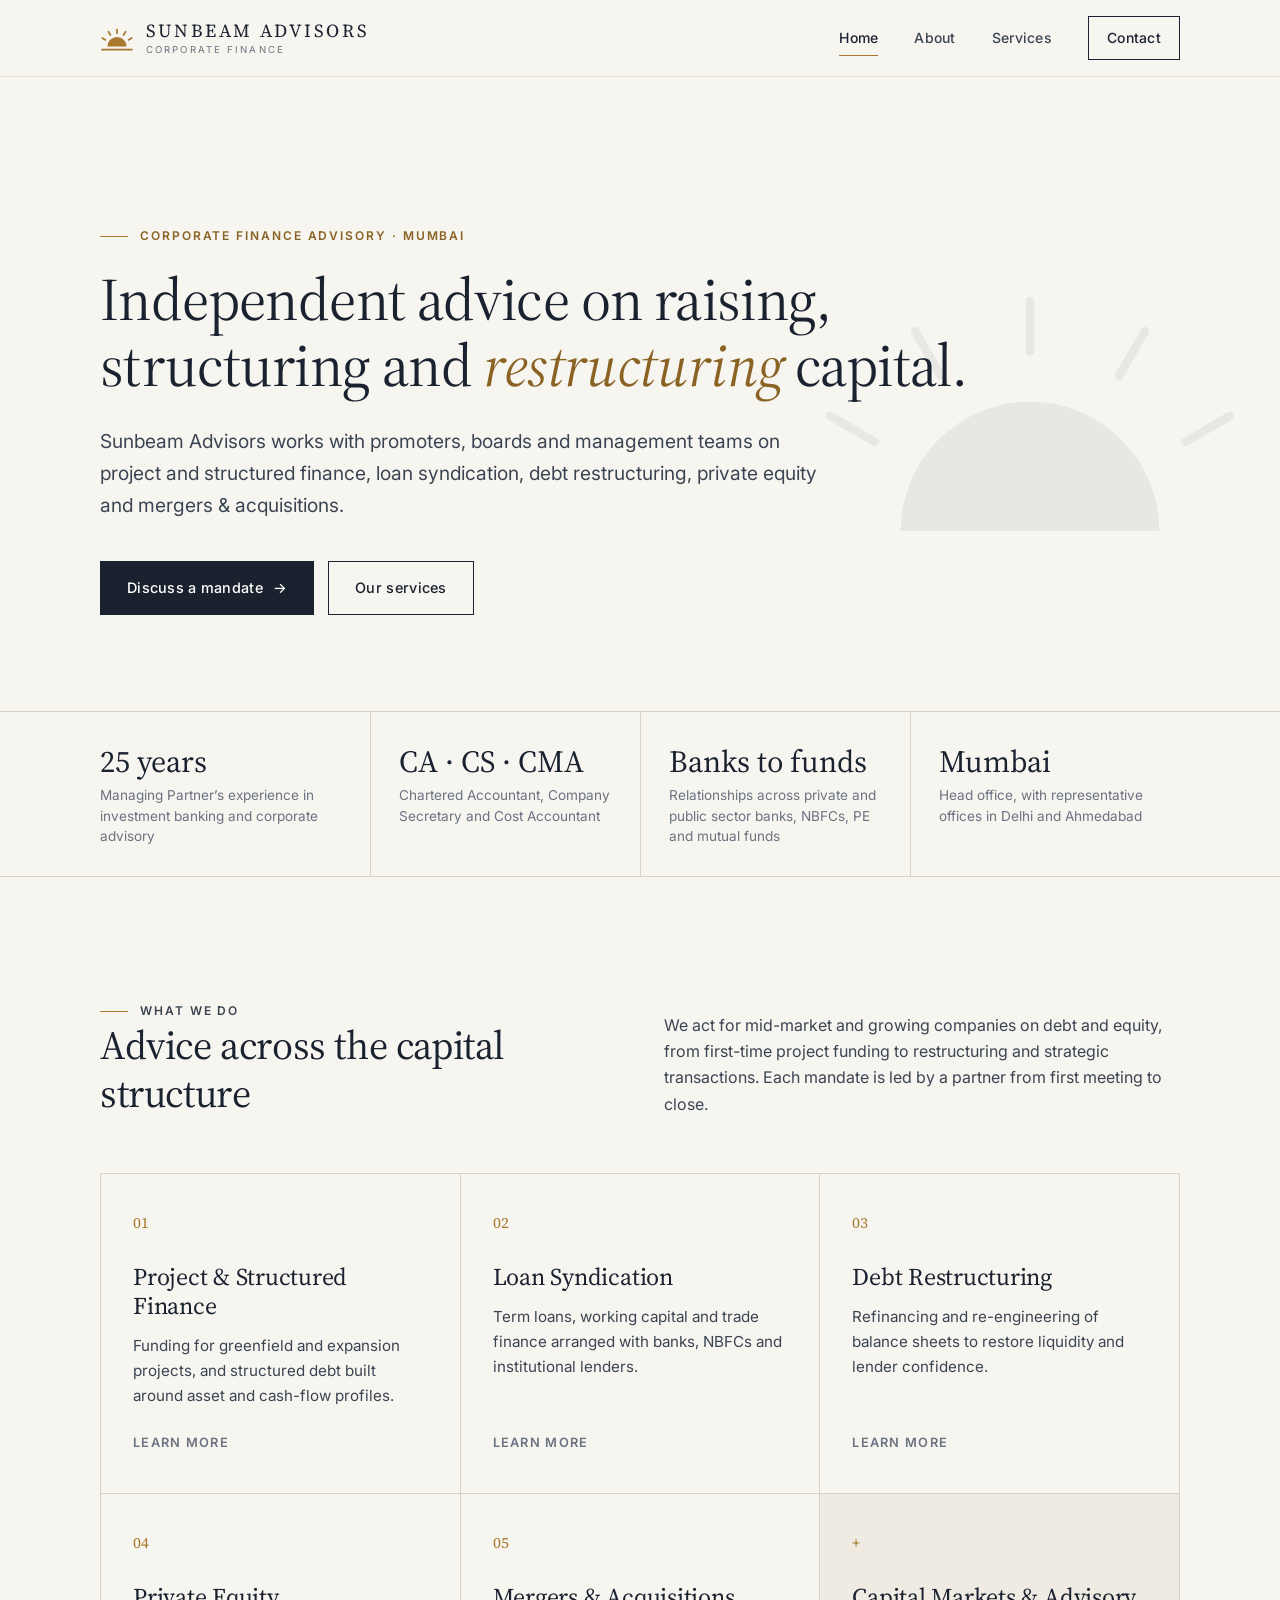
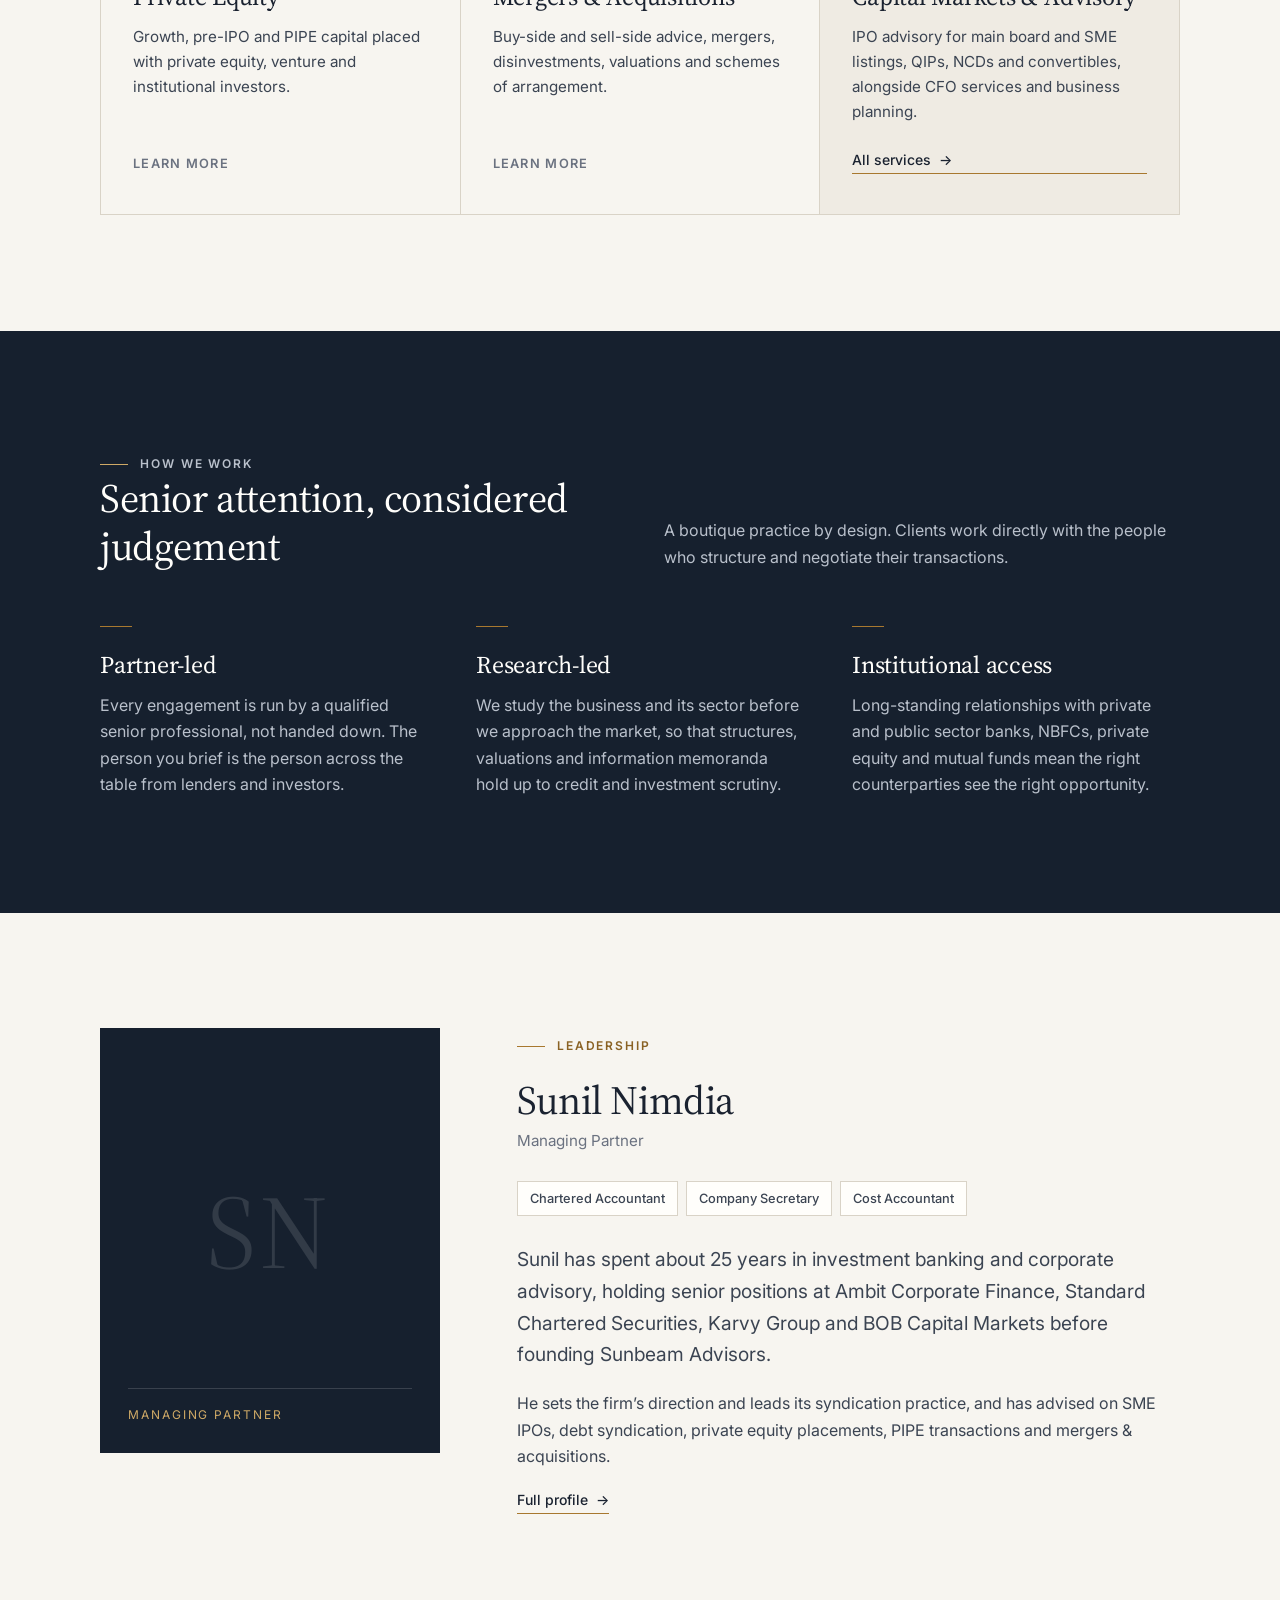
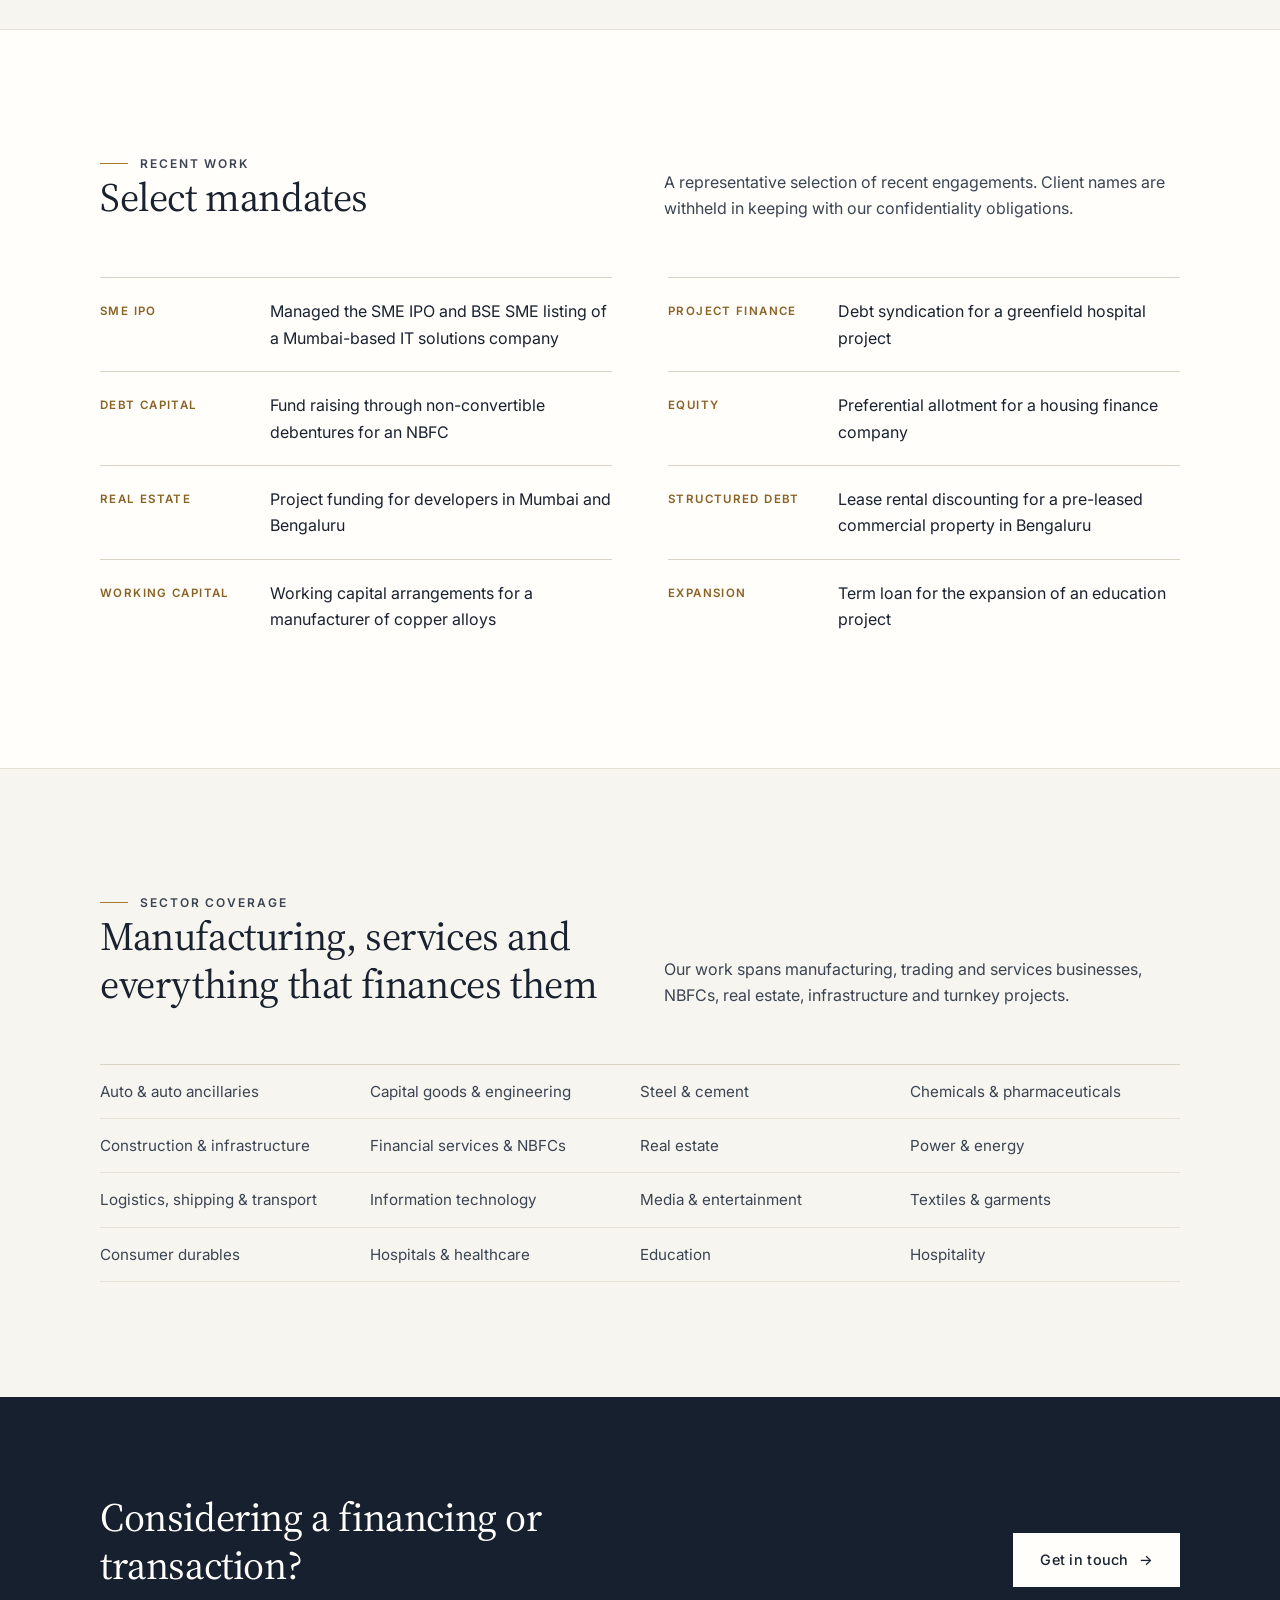
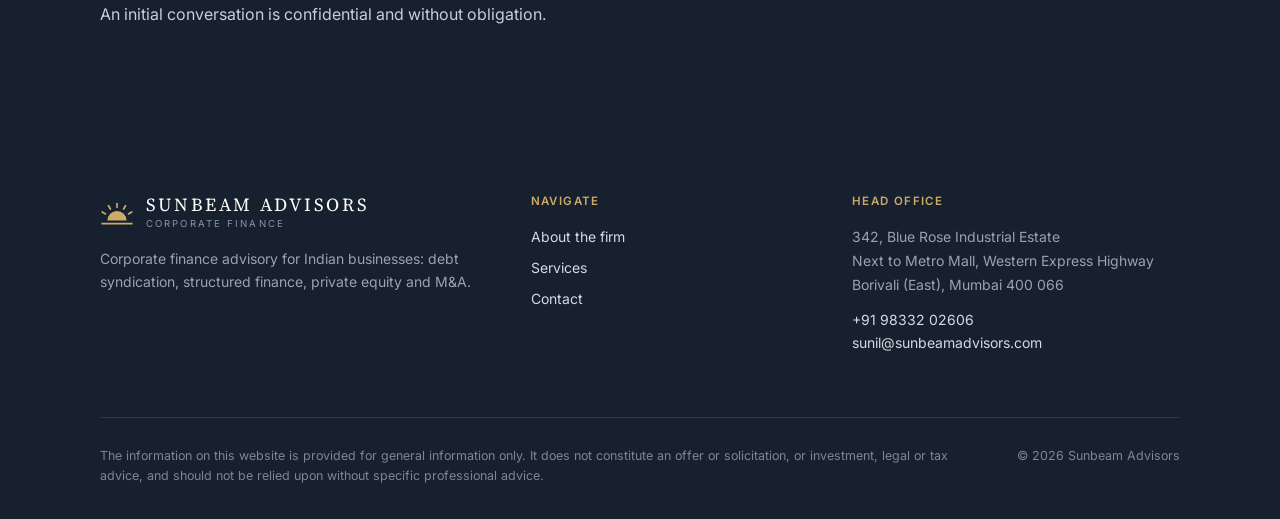
<file: index.html>
<!doctype html>
<html lang="en">
<head>
  <meta charset="utf-8">
  <meta name="viewport" content="width=device-width, initial-scale=1">
  <title>Sunbeam Advisors | Corporate Finance Advisory, Mumbai</title>
  <meta name="description" content="Sunbeam Advisors is a Mumbai-based corporate finance advisory firm advising on project and structured finance, loan syndication, debt restructuring, private equity and mergers &amp; acquisitions.">
  <meta property="og:title" content="Sunbeam Advisors | Corporate Finance Advisory, Mumbai">
  <meta property="og:description" content="Independent advice on raising, structuring and restructuring capital.">
  <meta property="og:type" content="website">
  <meta name="theme-color" content="#16202e">
  <link rel="icon" href="assets/img/mark.svg" type="image/svg+xml">
  <link rel="preconnect" href="https://fonts.googleapis.com">
  <link rel="preconnect" href="https://fonts.gstatic.com" crossorigin>
  <link href="https://fonts.googleapis.com/css2?family=Inter:wght@400;500;600&family=Source+Serif+4:ital,opsz,wght@0,8..60,400;0,8..60,500;1,8..60,400&display=swap" rel="stylesheet">
  <link rel="stylesheet" href="assets/css/styles.css">
</head>
<body>
  <a class="skip" href="#main">Skip to content</a>

  <header class="site-header">
    <div class="wrap">
      <a class="brand" href="index.html" aria-label="Sunbeam Advisors, home">
        <svg viewBox="0 0 32 32" aria-hidden="true"><path d="M7 24a9 9 0 0 1 18 0z" fill="#A8782F"/><g stroke="#A8782F" stroke-width="1.6" stroke-linecap="round"><line x1="26.8" y1="17.8" x2="29.9" y2="16"/><line x1="22.2" y1="13.2" x2="24" y2="10.1"/><line x1="16" y1="11.5" x2="16" y2="8"/><line x1="9.8" y1="13.2" x2="8" y2="10.1"/><line x1="5.2" y1="17.8" x2="2.1" y2="16"/><line x1="2" y1="27" x2="30" y2="27"/></g></svg>
        <span class="brand-name">Sunbeam Advisors<small>Corporate Finance</small></span>
      </a>
      <button class="nav-toggle" aria-expanded="false" aria-controls="site-nav" aria-label="Menu"><span></span><span></span><span></span></button>
      <nav class="nav" id="site-nav" aria-label="Primary">
        <a href="index.html" aria-current="page">Home</a>
        <a href="about.html">About</a>
        <a href="services.html">Services</a>
        <a class="nav-cta" href="contact.html">Contact</a>
      </nav>
    </div>
  </header>

  <main id="main">
    <!-- Hero -->
    <section class="hero">
      <div class="wrap">
        <svg class="hero-mark" viewBox="0 0 32 32" aria-hidden="true"><path d="M7 24a9 9 0 0 1 18 0z" fill="#1a2230"/><g stroke="#1a2230" stroke-width="0.6" stroke-linecap="round"><line x1="26.8" y1="17.8" x2="29.9" y2="16"/><line x1="22.2" y1="13.2" x2="24" y2="10.1"/><line x1="16" y1="11.5" x2="16" y2="8"/><line x1="9.8" y1="13.2" x2="8" y2="10.1"/><line x1="5.2" y1="17.8" x2="2.1" y2="16"/></g></svg>
        <p class="eyebrow">Corporate Finance Advisory &middot; Mumbai</p>
        <h1>Independent advice on raising, structuring and <em>restructuring</em> capital.</h1>
        <p class="lede">Sunbeam Advisors works with promoters, boards and management teams on project and structured finance, loan syndication, debt restructuring, private equity and mergers &amp; acquisitions.</p>
        <div class="hero-actions">
          <a class="btn" href="contact.html">Discuss a mandate <span class="arrow" aria-hidden="true">&rarr;</span></a>
          <a class="btn btn-ghost" href="services.html">Our services</a>
        </div>
      </div>
    </section>

    <!-- Facts -->
    <section class="facts" aria-label="Firm at a glance">
      <div class="wrap">
        <div class="fact"><strong>25 years</strong><span>Managing Partner&rsquo;s experience in investment banking and corporate advisory</span></div>
        <div class="fact"><strong>CA &middot; CS &middot; CMA</strong><span>Chartered Accountant, Company Secretary and Cost Accountant</span></div>
        <div class="fact"><strong>Banks to funds</strong><span>Relationships across private and public sector banks, NBFCs, PE and mutual funds</span></div>
        <div class="fact"><strong>Mumbai</strong><span>Head office, with representative offices in Delhi and Ahmedabad</span></div>
      </div>
    </section>

    <!-- Practice areas -->
    <section class="section">
      <div class="wrap">
        <div class="section-head">
          <div>
            <p class="eyebrow">What we do</p>
            <h2>Advice across the capital structure</h2>
          </div>
          <p>We act for mid-market and growing companies on debt and equity, from first-time project funding to restructuring and strategic transactions. Each mandate is led by a partner from first meeting to close.</p>
        </div>

        <div class="practice-grid">
          <a class="practice" href="services.html#project-finance">
            <span class="num">01</span>
            <h3>Project &amp; Structured Finance</h3>
            <p>Funding for greenfield and expansion projects, and structured debt built around asset and cash-flow profiles.</p>
            <span class="more">Learn more</span>
          </a>
          <a class="practice" href="services.html#syndication">
            <span class="num">02</span>
            <h3>Loan Syndication</h3>
            <p>Term loans, working capital and trade finance arranged with banks, NBFCs and institutional lenders.</p>
            <span class="more">Learn more</span>
          </a>
          <a class="practice" href="services.html#restructuring">
            <span class="num">03</span>
            <h3>Debt Restructuring</h3>
            <p>Refinancing and re-engineering of balance sheets to restore liquidity and lender confidence.</p>
            <span class="more">Learn more</span>
          </a>
          <a class="practice" href="services.html#private-equity">
            <span class="num">04</span>
            <h3>Private Equity</h3>
            <p>Growth, pre-IPO and PIPE capital placed with private equity, venture and institutional investors.</p>
            <span class="more">Learn more</span>
          </a>
          <a class="practice" href="services.html#mergers-acquisitions">
            <span class="num">05</span>
            <h3>Mergers &amp; Acquisitions</h3>
            <p>Buy-side and sell-side advice, mergers, disinvestments, valuations and schemes of arrangement.</p>
            <span class="more">Learn more</span>
          </a>
          <div class="practice practice-note">
            <span class="num">+</span>
            <h3>Capital Markets &amp; Advisory</h3>
            <p>IPO advisory for main board and SME listings, QIPs, NCDs and convertibles, alongside CFO services and business planning.</p>
            <a class="link-arrow" href="services.html#capital-markets">All services <span aria-hidden="true">&rarr;</span></a>
          </div>
        </div>
      </div>
    </section>

    <!-- Approach -->
    <section class="section section-dark">
      <div class="wrap">
        <div class="section-head">
          <div>
            <p class="eyebrow">How we work</p>
            <h2>Senior attention, considered judgement</h2>
          </div>
          <p>A boutique practice by design. Clients work directly with the people who structure and negotiate their transactions.</p>
        </div>
        <div class="cols-3">
          <div class="col">
            <div class="rule"></div>
            <h3>Partner-led</h3>
            <p>Every engagement is run by a qualified senior professional, not handed down. The person you brief is the person across the table from lenders and investors.</p>
          </div>
          <div class="col">
            <div class="rule"></div>
            <h3>Research-led</h3>
            <p>We study the business and its sector before we approach the market, so that structures, valuations and information memoranda hold up to credit and investment scrutiny.</p>
          </div>
          <div class="col">
            <div class="rule"></div>
            <h3>Institutional access</h3>
            <p>Long-standing relationships with private and public sector banks, NBFCs, private equity and mutual funds mean the right counterparties see the right opportunity.</p>
          </div>
        </div>
      </div>
    </section>

    <!-- Founder -->
    <section class="section">
      <div class="wrap founder">
        <div class="portrait" aria-hidden="true">
          <span class="monogram">SN</span>
          <span class="cap">Managing Partner</span>
        </div>
        <div>
          <p class="eyebrow">Leadership</p>
          <h2 class="founder-name">Sunil Nimdia</h2>
          <p class="founder-role">Managing Partner</p>
          <ul class="credentials">
            <li>Chartered Accountant</li>
            <li>Company Secretary</li>
            <li>Cost Accountant</li>
          </ul>
          <p class="lede">Sunil has spent about 25 years in investment banking and corporate advisory, holding senior positions at Ambit Corporate Finance, Standard Chartered Securities, Karvy Group and BOB Capital Markets before founding Sunbeam Advisors.</p>
          <p style="color:var(--ink-2)">He sets the firm&rsquo;s direction and leads its syndication practice, and has advised on SME IPOs, debt syndication, private equity placements, PIPE transactions and mergers &amp; acquisitions.</p>
          <a class="link-arrow" href="about.html#founder">Full profile <span aria-hidden="true">&rarr;</span></a>
        </div>
      </div>
    </section>

    <!-- Select mandates -->
    <section class="section section-alt">
      <div class="wrap">
        <div class="section-head">
          <div>
            <p class="eyebrow">Recent work</p>
            <h2>Select mandates</h2>
          </div>
          <p>A representative selection of recent engagements. Client names are withheld in keeping with our confidentiality obligations.</p>
        </div>
        <ul class="mandates">
          <li><span class="tag">SME IPO</span><span class="desc">Managed the SME IPO and BSE SME listing of a Mumbai-based IT solutions company</span></li>
          <li><span class="tag">Project finance</span><span class="desc">Debt syndication for a greenfield hospital project</span></li>
          <li><span class="tag">Debt capital</span><span class="desc">Fund raising through non-convertible debentures for an NBFC</span></li>
          <li><span class="tag">Equity</span><span class="desc">Preferential allotment for a housing finance company</span></li>
          <li><span class="tag">Real estate</span><span class="desc">Project funding for developers in Mumbai and Bengaluru</span></li>
          <li><span class="tag">Structured debt</span><span class="desc">Lease rental discounting for a pre-leased commercial property in Bengaluru</span></li>
          <li><span class="tag">Working capital</span><span class="desc">Working capital arrangements for a manufacturer of copper alloys</span></li>
          <li><span class="tag">Expansion</span><span class="desc">Term loan for the expansion of an education project</span></li>
        </ul>
      </div>
    </section>

    <!-- Sectors -->
    <section class="section">
      <div class="wrap">
        <div class="section-head">
          <div>
            <p class="eyebrow">Sector coverage</p>
            <h2>Manufacturing, services and everything that finances them</h2>
          </div>
          <p>Our work spans manufacturing, trading and services businesses, NBFCs, real estate, infrastructure and turnkey projects.</p>
        </div>
        <ul class="sectors">
          <li>Auto &amp; auto ancillaries</li>
          <li>Capital goods &amp; engineering</li>
          <li>Steel &amp; cement</li>
          <li>Chemicals &amp; pharmaceuticals</li>
          <li>Construction &amp; infrastructure</li>
          <li>Financial services &amp; NBFCs</li>
          <li>Real estate</li>
          <li>Power &amp; energy</li>
          <li>Logistics, shipping &amp; transport</li>
          <li>Information technology</li>
          <li>Media &amp; entertainment</li>
          <li>Textiles &amp; garments</li>
          <li>Consumer durables</li>
          <li>Hospitals &amp; healthcare</li>
          <li>Education</li>
          <li>Hospitality</li>
        </ul>
      </div>
    </section>

    <!-- CTA -->
    <section class="cta-band">
      <div class="wrap">
        <div>
          <h2>Considering a financing or transaction?</h2>
          <p>An initial conversation is confidential and without obligation.</p>
        </div>
        <div class="actions">
          <a class="btn btn-light" href="contact.html">Get in touch <span class="arrow" aria-hidden="true">&rarr;</span></a>
        </div>
      </div>
    </section>
  </main>

  <footer class="site-footer">
    <div class="wrap">
      <div class="footer-grid">
        <div>
          <a class="brand" href="index.html" aria-label="Sunbeam Advisors, home">
            <svg viewBox="0 0 32 32" aria-hidden="true"><path d="M7 24a9 9 0 0 1 18 0z" fill="#CFA966"/><g stroke="#CFA966" stroke-width="1.6" stroke-linecap="round"><line x1="26.8" y1="17.8" x2="29.9" y2="16"/><line x1="22.2" y1="13.2" x2="24" y2="10.1"/><line x1="16" y1="11.5" x2="16" y2="8"/><line x1="9.8" y1="13.2" x2="8" y2="10.1"/><line x1="5.2" y1="17.8" x2="2.1" y2="16"/><line x1="2" y1="27" x2="30" y2="27"/></g></svg>
            <span class="brand-name">Sunbeam Advisors<small>Corporate Finance</small></span>
          </a>
          <p>Corporate finance advisory for Indian businesses: debt syndication, structured finance, private equity and M&amp;A.</p>
        </div>
        <div>
          <h4>Navigate</h4>
          <ul>
            <li><a href="about.html">About the firm</a></li>
            <li><a href="services.html">Services</a></li>
            <li><a href="contact.html">Contact</a></li>
          </ul>
        </div>
        <div>
          <h4>Head office</h4>
          <address>342, Blue Rose Industrial Estate<br>Next to Metro Mall, Western Express Highway<br>Borivali (East), Mumbai 400 066</address>
          <p style="margin-top:12px"><a href="tel:+919833202606">+91 98332 02606</a><br><a href="mailto:sunil@sunbeamadvisors.com">sunil@sunbeamadvisors.com</a></p>
        </div>
      </div>
      <div class="footer-legal">
        <p>The information on this website is provided for general information only. It does not constitute an offer or solicitation, or investment, legal or tax advice, and should not be relied upon without specific professional advice.</p>
        <p>&copy; <span id="year">2026</span> Sunbeam Advisors</p>
      </div>
    </div>
  </footer>

  <script src="assets/js/main.js"></script>
</body>
</html>
</file>
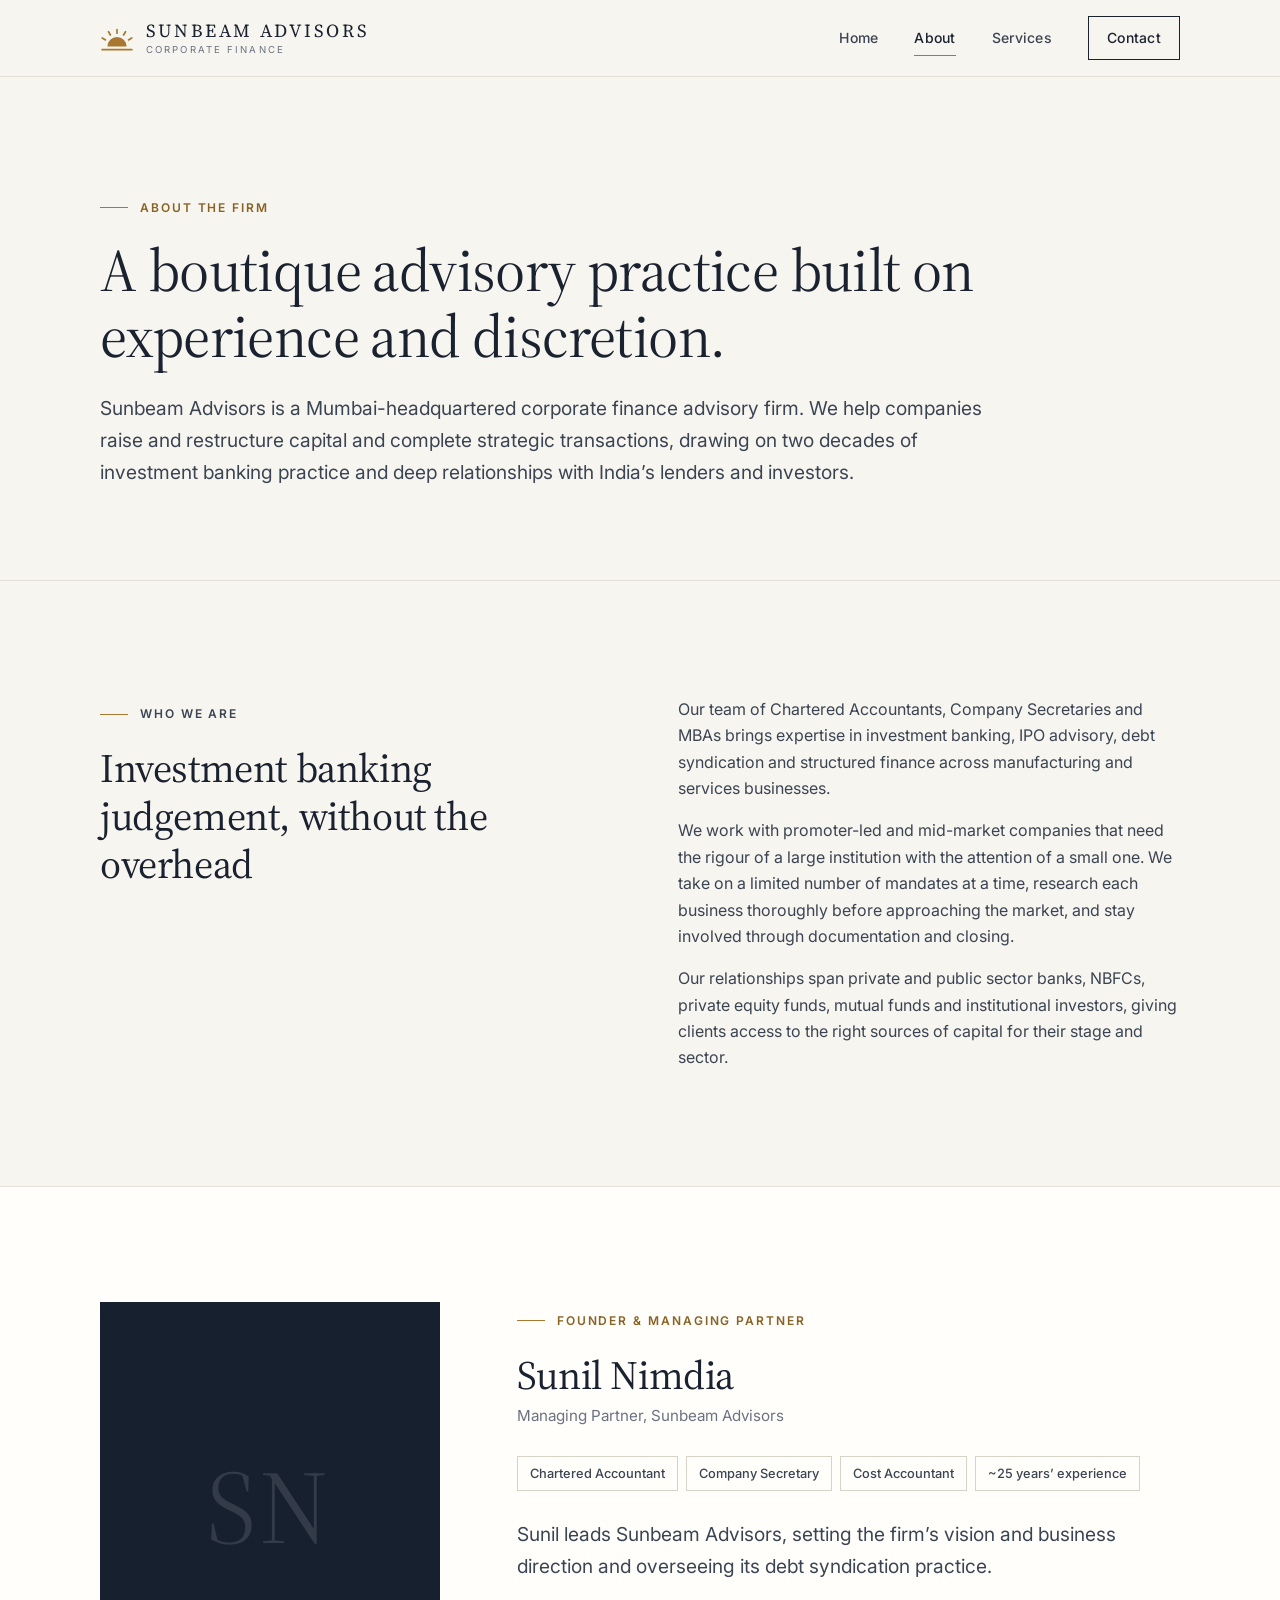
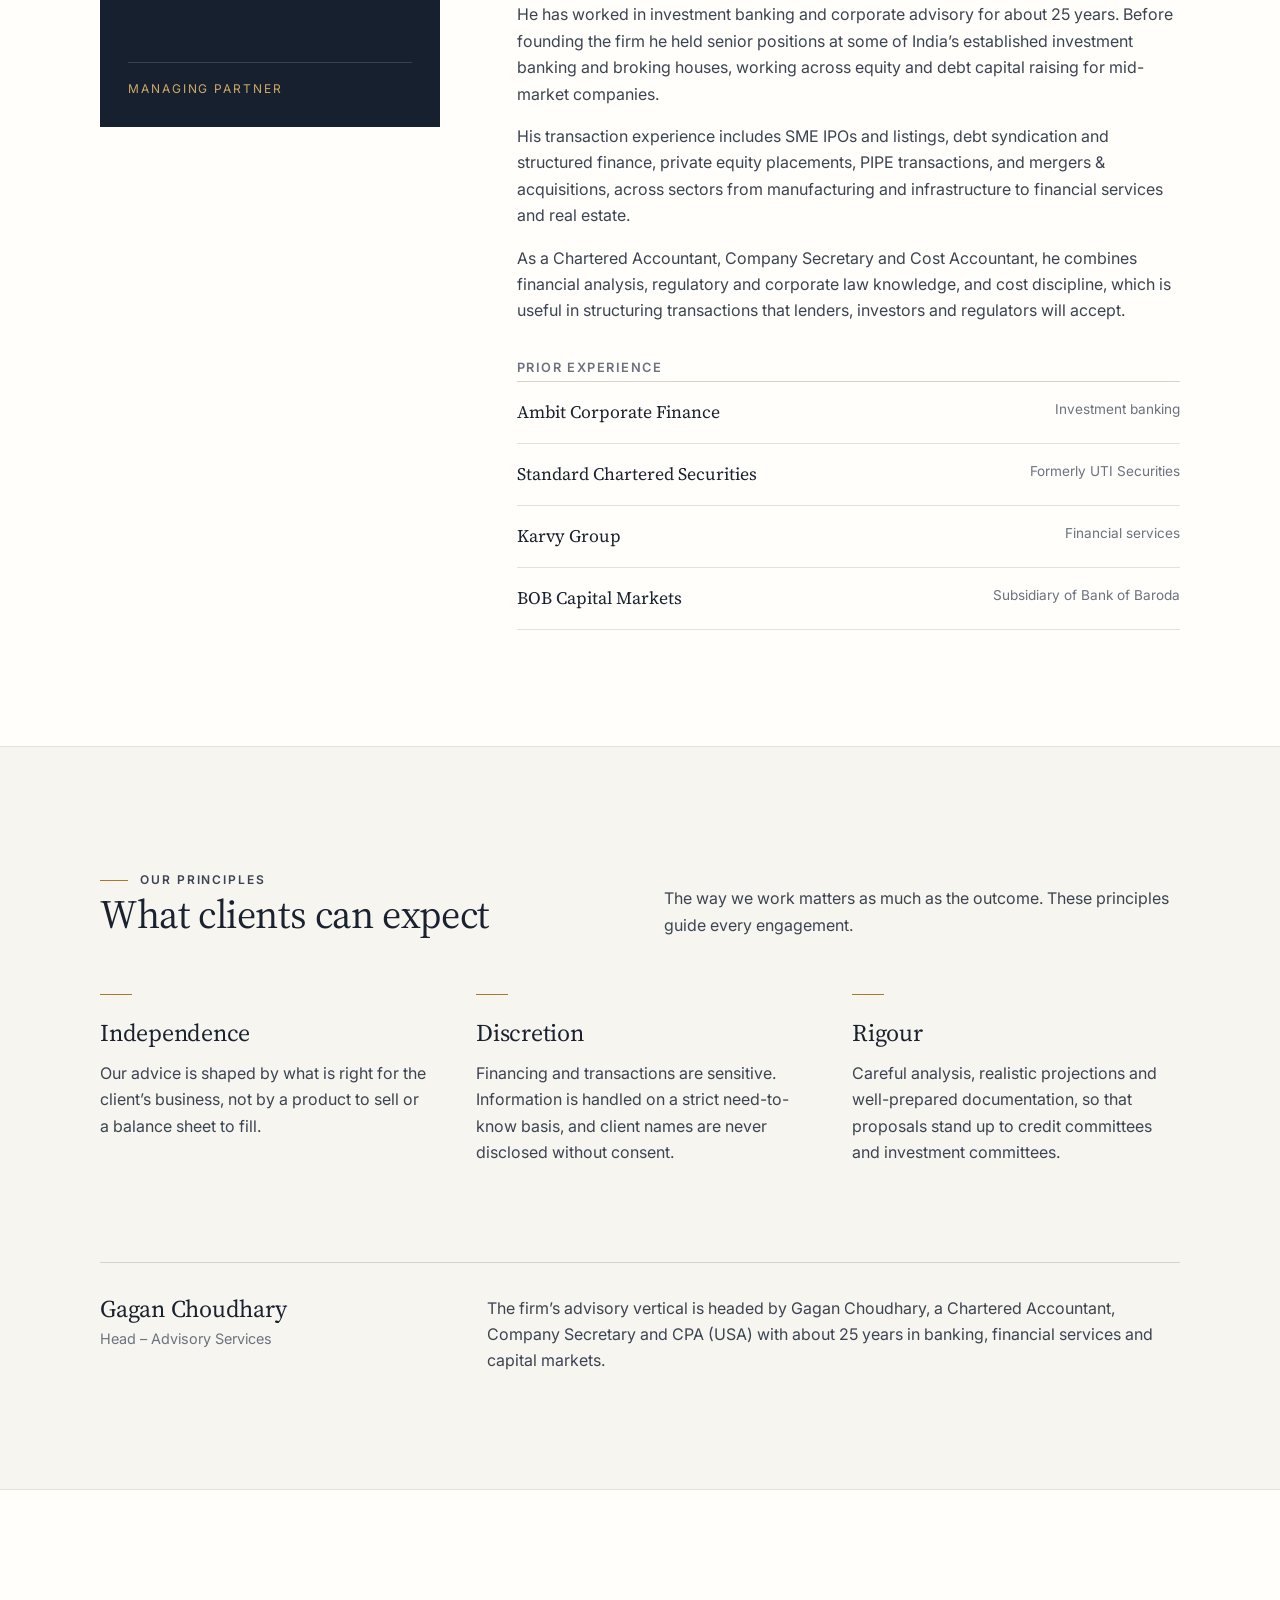
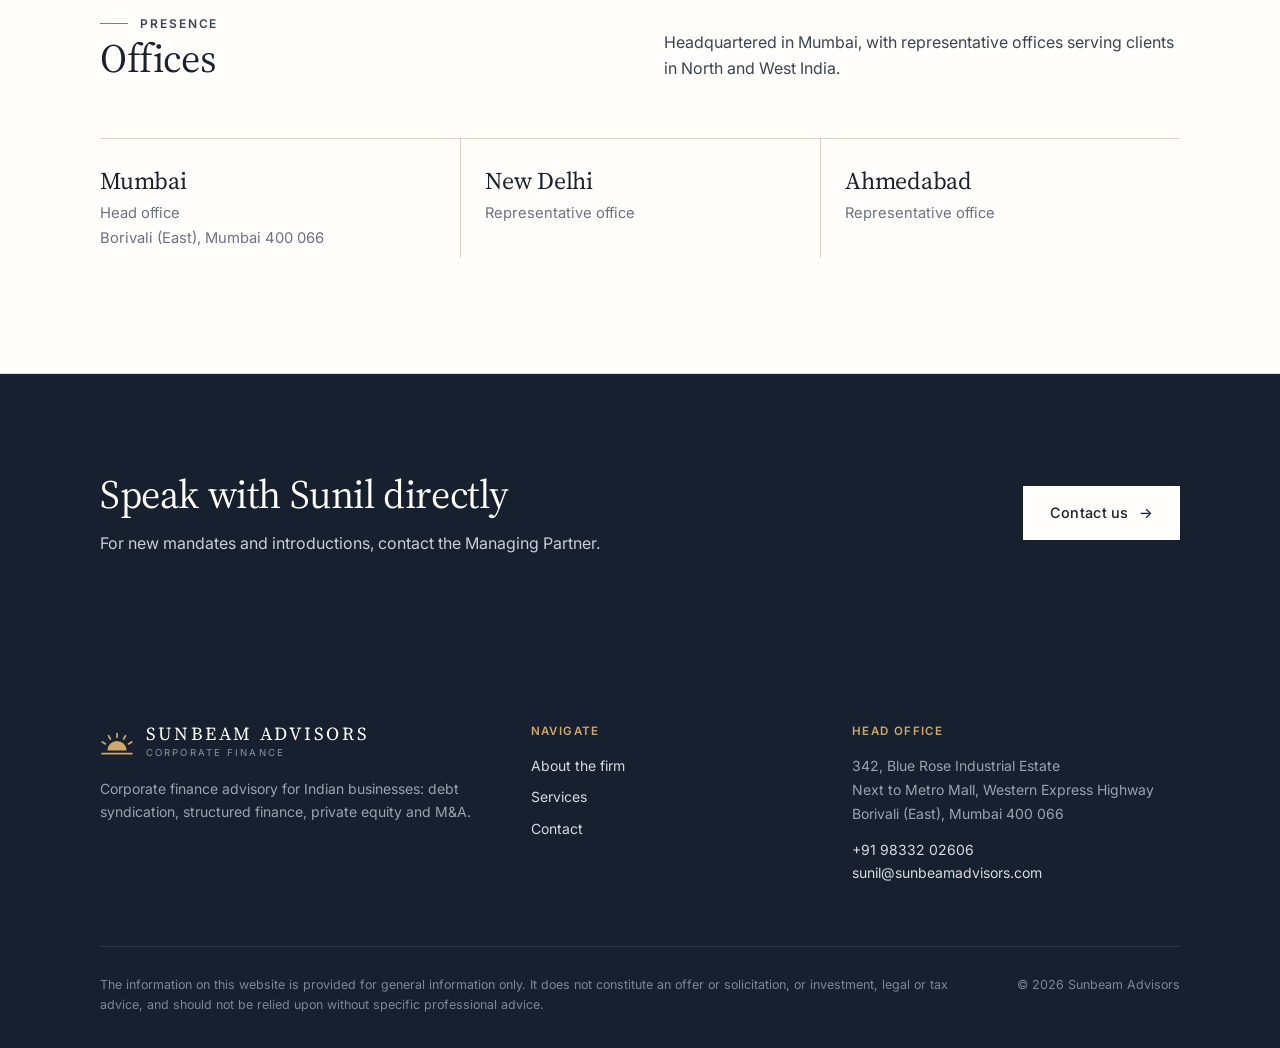
<file: about.html>
<!doctype html>
<html lang="en">
<head>
  <meta charset="utf-8">
  <meta name="viewport" content="width=device-width, initial-scale=1">
  <title>About | Sunbeam Advisors</title>
  <meta name="description" content="About Sunbeam Advisors and its Managing Partner, Sunil Nimdia, a Chartered Accountant, Company Secretary and Cost Accountant with about 25 years in investment banking and corporate advisory.">
  <meta property="og:title" content="About | Sunbeam Advisors">
  <meta property="og:description" content="About Sunbeam Advisors and its Managing Partner, Sunil Nimdia, a Chartered Accountant, Company Secretary and Cost Accountant with about 25 years in investment banking and corporate advisory.">
  <meta property="og:type" content="website">
  <meta name="theme-color" content="#16202e">
  <link rel="icon" href="assets/img/mark.svg" type="image/svg+xml">
  <link rel="preconnect" href="https://fonts.googleapis.com">
  <link rel="preconnect" href="https://fonts.gstatic.com" crossorigin>
  <link href="https://fonts.googleapis.com/css2?family=Inter:wght@400;500;600&family=Source+Serif+4:ital,opsz,wght@0,8..60,400;0,8..60,500;1,8..60,400&display=swap" rel="stylesheet">
  <link rel="stylesheet" href="assets/css/styles.css">
</head>
<body>
  <a class="skip" href="#main">Skip to content</a>

  <header class="site-header">
    <div class="wrap">
      <a class="brand" href="index.html" aria-label="Sunbeam Advisors, home">
        <svg viewBox="0 0 32 32" aria-hidden="true"><path d="M7 24a9 9 0 0 1 18 0z" fill="#A8782F"/><g stroke="#A8782F" stroke-width="1.6" stroke-linecap="round"><line x1="26.8" y1="17.8" x2="29.9" y2="16"/><line x1="22.2" y1="13.2" x2="24" y2="10.1"/><line x1="16" y1="11.5" x2="16" y2="8"/><line x1="9.8" y1="13.2" x2="8" y2="10.1"/><line x1="5.2" y1="17.8" x2="2.1" y2="16"/><line x1="2" y1="27" x2="30" y2="27"/></g></svg>
        <span class="brand-name">Sunbeam Advisors<small>Corporate Finance</small></span>
      </a>
      <button class="nav-toggle" aria-expanded="false" aria-controls="site-nav" aria-label="Menu"><span></span><span></span><span></span></button>
      <nav class="nav" id="site-nav" aria-label="Primary">
        <a href="index.html">Home</a>
        <a href="about.html" aria-current="page">About</a>
        <a href="services.html">Services</a>
        <a class="nav-cta" href="contact.html">Contact</a>
      </nav>
    </div>
  </header>

  <main id="main">
    <section class="page-hero">
      <div class="wrap">
        <p class="eyebrow">About the firm</p>
        <h1>A boutique advisory practice built on experience and discretion.</h1>
        <p class="lede">Sunbeam Advisors is a Mumbai-headquartered corporate finance advisory firm. We help companies raise and restructure capital and complete strategic transactions, drawing on two decades of investment banking practice and deep relationships with India&rsquo;s lenders and investors.</p>
      </div>
    </section>

    <section class="section">
      <div class="wrap split">
        <div>
          <p class="eyebrow">Who we are</p>
          <h2>Investment banking judgement, without the overhead</h2>
        </div>
        <div>
          <p>Our team of Chartered Accountants, Company Secretaries and MBAs brings expertise in investment banking, IPO advisory, debt syndication and structured finance across manufacturing and services businesses.</p>
          <p>We work with promoter-led and mid-market companies that need the rigour of a large institution with the attention of a small one. We take on a limited number of mandates at a time, research each business thoroughly before approaching the market, and stay involved through documentation and closing.</p>
          <p class="mb-0">Our relationships span private and public sector banks, NBFCs, private equity funds, mutual funds and institutional investors, giving clients access to the right sources of capital for their stage and sector.</p>
        </div>
      </div>
    </section>

    <section class="section section-alt" id="founder">
      <div class="wrap founder">
        <div class="portrait" aria-hidden="true">
          <span class="monogram">SN</span>
          <span class="cap">Managing Partner</span>
        </div>
        <div>
          <p class="eyebrow">Founder &amp; Managing Partner</p>
          <h2 class="founder-name">Sunil Nimdia</h2>
          <p class="founder-role">Managing Partner, Sunbeam Advisors</p>
          <ul class="credentials">
            <li>Chartered Accountant</li>
            <li>Company Secretary</li>
            <li>Cost Accountant</li>
            <li>~25 years&rsquo; experience</li>
          </ul>
          <p class="lede">Sunil leads Sunbeam Advisors, setting the firm&rsquo;s vision and business direction and overseeing its debt syndication practice.</p>
          <p style="color:var(--ink-2)">He has worked in investment banking and corporate advisory for about 25 years. Before founding the firm he held senior positions at some of India&rsquo;s established investment banking and broking houses, working across equity and debt capital raising for mid-market companies.</p>
          <p style="color:var(--ink-2)">His transaction experience includes SME IPOs and listings, debt syndication and structured finance, private equity placements, PIPE transactions, and mergers &amp; acquisitions, across sectors from manufacturing and infrastructure to financial services and real estate.</p>
          <p style="color:var(--ink-2)">As a Chartered Accountant, Company Secretary and Cost Accountant, he combines financial analysis, regulatory and corporate law knowledge, and cost discipline, which is useful in structuring transactions that lenders, investors and regulators will accept.</p>

          <h4 style="margin-top:36px;color:var(--muted)">Prior experience</h4>
          <ul class="career">
            <li><span class="firm">Ambit Corporate Finance</span><span class="note">Investment banking</span></li>
            <li><span class="firm">Standard Chartered Securities</span><span class="note">Formerly UTI Securities</span></li>
            <li><span class="firm">Karvy Group</span><span class="note">Financial services</span></li>
            <li><span class="firm">BOB Capital Markets</span><span class="note">Subsidiary of Bank of Baroda</span></li>
          </ul>
        </div>
      </div>
    </section>

    <section class="section">
      <div class="wrap">
        <div class="section-head">
          <div>
            <p class="eyebrow">Our principles</p>
            <h2>What clients can expect</h2>
          </div>
          <p>The way we work matters as much as the outcome. These principles guide every engagement.</p>
        </div>
        <div class="cols-3">
          <div class="col">
            <div class="rule"></div>
            <h3>Independence</h3>
            <p>Our advice is shaped by what is right for the client&rsquo;s business, not by a product to sell or a balance sheet to fill.</p>
          </div>
          <div class="col">
            <div class="rule"></div>
            <h3>Discretion</h3>
            <p>Financing and transactions are sensitive. Information is handled on a strict need-to-know basis, and client names are never disclosed without consent.</p>
          </div>
          <div class="col">
            <div class="rule"></div>
            <h3>Rigour</h3>
            <p>Careful analysis, realistic projections and well-prepared documentation, so that proposals stand up to credit committees and investment committees.</p>
          </div>
        </div>

        <div class="colleague" style="margin-top:clamp(56px,8vw,96px)">
          <div>
            <h3>Gagan Choudhary</h3>
            <p class="role">Head &ndash; Advisory Services</p>
          </div>
          <p>The firm&rsquo;s advisory vertical is headed by Gagan Choudhary, a Chartered Accountant, Company Secretary and CPA (USA) with about 25 years in banking, financial services and capital markets.</p>
        </div>
      </div>
    </section>

    <section class="section section-alt">
      <div class="wrap">
        <div class="section-head">
          <div>
            <p class="eyebrow">Presence</p>
            <h2>Offices</h2>
          </div>
          <p>Headquartered in Mumbai, with representative offices serving clients in North and West India.</p>
        </div>
        <div class="offices">
          <div class="office">
            <h3>Mumbai</h3>
            <p>Head office<br>Borivali (East), Mumbai 400 066</p>
          </div>
          <div class="office">
            <h3>New Delhi</h3>
            <p>Representative office</p>
          </div>
          <div class="office">
            <h3>Ahmedabad</h3>
            <p>Representative office</p>
          </div>
        </div>
      </div>
    </section>

    <section class="cta-band">
      <div class="wrap">
        <div>
          <h2>Speak with Sunil directly</h2>
          <p>For new mandates and introductions, contact the Managing Partner.</p>
        </div>
        <div class="actions">
          <a class="btn btn-light" href="contact.html">Contact us <span class="arrow" aria-hidden="true">&rarr;</span></a>
        </div>
      </div>
    </section>
  </main>

  <footer class="site-footer">
    <div class="wrap">
      <div class="footer-grid">
        <div>
          <a class="brand" href="index.html" aria-label="Sunbeam Advisors, home">
            <svg viewBox="0 0 32 32" aria-hidden="true"><path d="M7 24a9 9 0 0 1 18 0z" fill="#CFA966"/><g stroke="#CFA966" stroke-width="1.6" stroke-linecap="round"><line x1="26.8" y1="17.8" x2="29.9" y2="16"/><line x1="22.2" y1="13.2" x2="24" y2="10.1"/><line x1="16" y1="11.5" x2="16" y2="8"/><line x1="9.8" y1="13.2" x2="8" y2="10.1"/><line x1="5.2" y1="17.8" x2="2.1" y2="16"/><line x1="2" y1="27" x2="30" y2="27"/></g></svg>
            <span class="brand-name">Sunbeam Advisors<small>Corporate Finance</small></span>
          </a>
          <p>Corporate finance advisory for Indian businesses: debt syndication, structured finance, private equity and M&amp;A.</p>
        </div>
        <div>
          <h4>Navigate</h4>
          <ul>
            <li><a href="about.html">About the firm</a></li>
            <li><a href="services.html">Services</a></li>
            <li><a href="contact.html">Contact</a></li>
          </ul>
        </div>
        <div>
          <h4>Head office</h4>
          <address>342, Blue Rose Industrial Estate<br>Next to Metro Mall, Western Express Highway<br>Borivali (East), Mumbai 400 066</address>
          <p style="margin-top:12px"><a href="tel:+919833202606">+91 98332 02606</a><br><a href="mailto:sunil@sunbeamadvisors.com">sunil@sunbeamadvisors.com</a></p>
        </div>
      </div>
      <div class="footer-legal">
        <p>The information on this website is provided for general information only. It does not constitute an offer or solicitation, or investment, legal or tax advice, and should not be relied upon without specific professional advice.</p>
        <p>&copy; <span id="year">2026</span> Sunbeam Advisors</p>
      </div>
    </div>
  </footer>

  <script src="assets/js/main.js"></script>
</body>
</html>
</file>
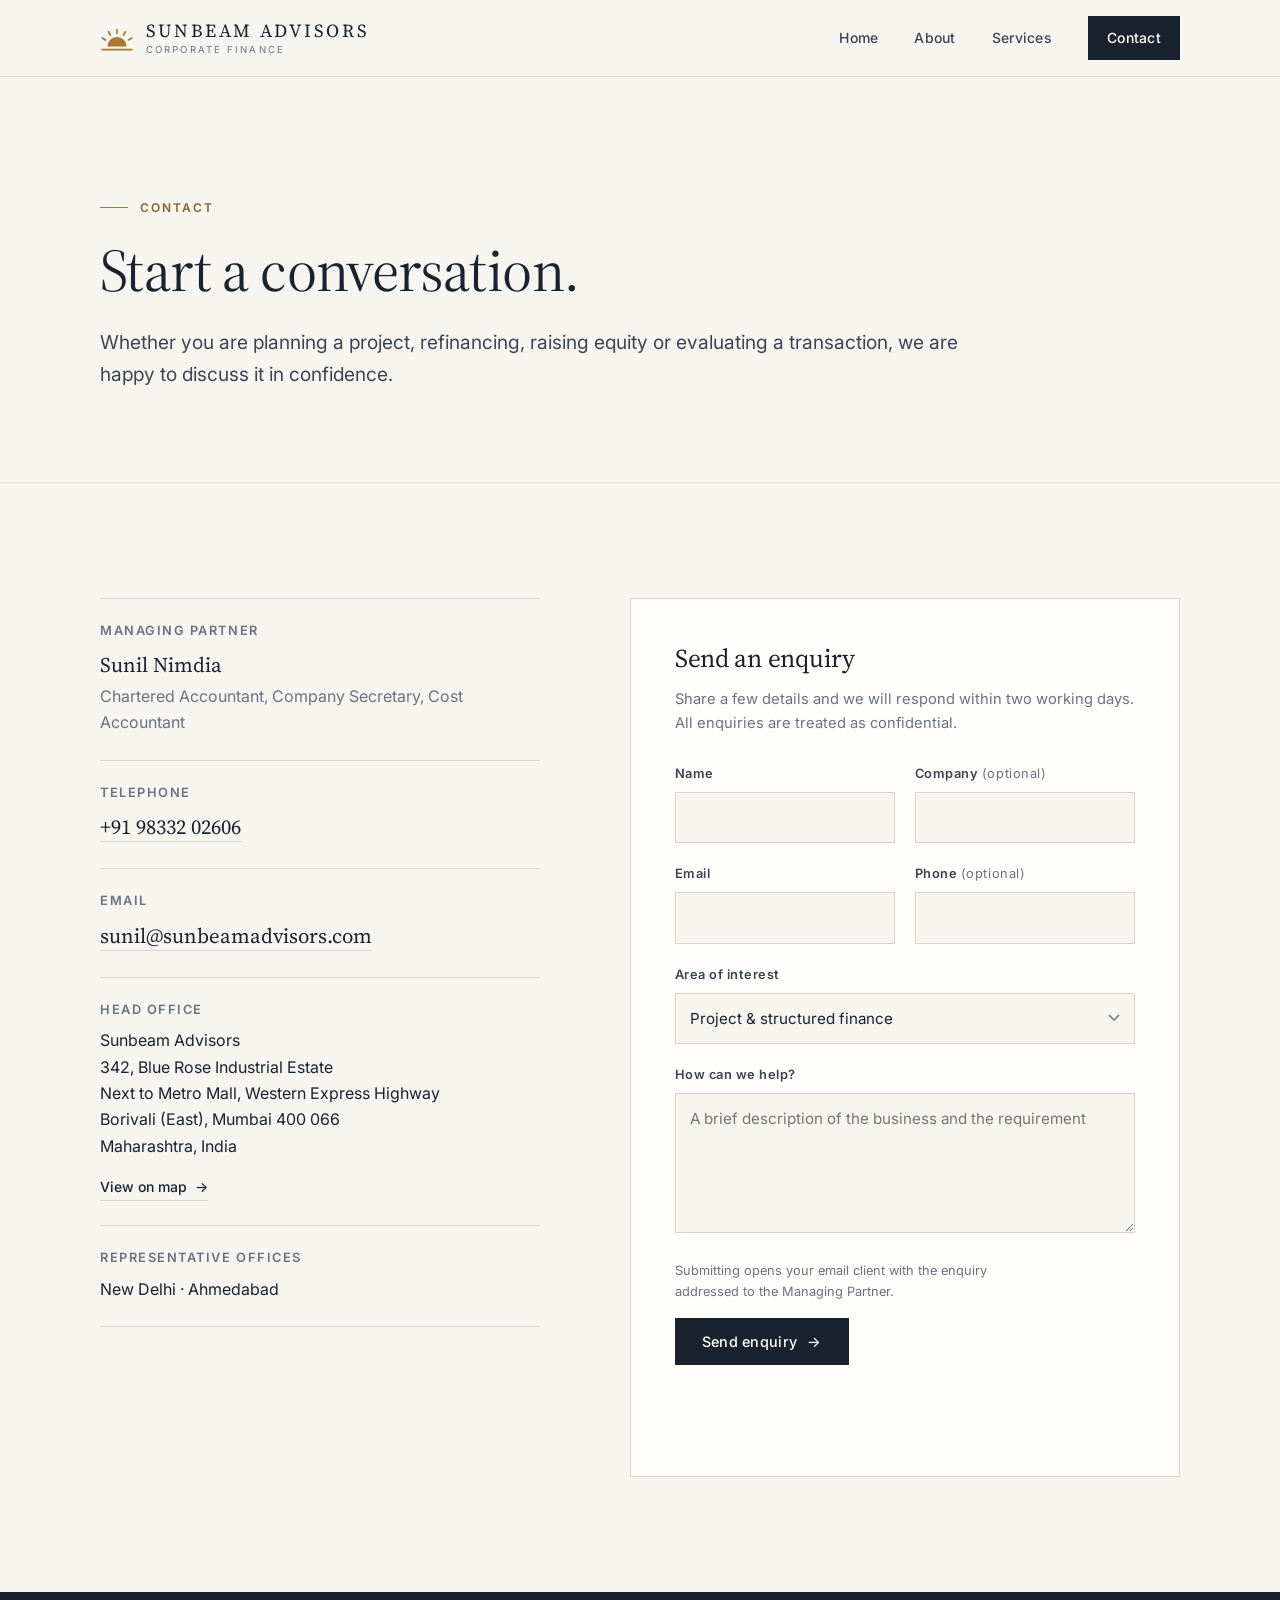
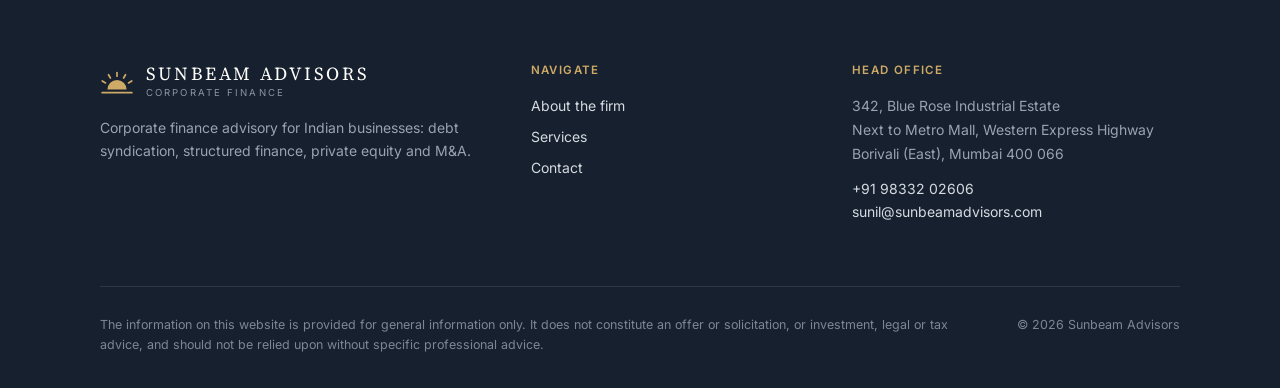
<file: contact.html>
<!doctype html>
<html lang="en">
<head>
  <meta charset="utf-8">
  <meta name="viewport" content="width=device-width, initial-scale=1">
  <title>Contact | Sunbeam Advisors</title>
  <meta name="description" content="Contact Sunbeam Advisors, Borivali (East), Mumbai. Telephone +91 98332 02606.">
  <meta property="og:title" content="Contact | Sunbeam Advisors">
  <meta property="og:description" content="Contact Sunbeam Advisors, Borivali (East), Mumbai. Telephone +91 98332 02606.">
  <meta property="og:type" content="website">
  <meta name="theme-color" content="#16202e">
  <link rel="icon" href="assets/img/mark.svg" type="image/svg+xml">
  <link rel="preconnect" href="https://fonts.googleapis.com">
  <link rel="preconnect" href="https://fonts.gstatic.com" crossorigin>
  <link href="https://fonts.googleapis.com/css2?family=Inter:wght@400;500;600&family=Source+Serif+4:ital,opsz,wght@0,8..60,400;0,8..60,500;1,8..60,400&display=swap" rel="stylesheet">
  <link rel="stylesheet" href="assets/css/styles.css">
</head>
<body>
  <a class="skip" href="#main">Skip to content</a>

  <header class="site-header">
    <div class="wrap">
      <a class="brand" href="index.html" aria-label="Sunbeam Advisors, home">
        <svg viewBox="0 0 32 32" aria-hidden="true"><path d="M7 24a9 9 0 0 1 18 0z" fill="#A8782F"/><g stroke="#A8782F" stroke-width="1.6" stroke-linecap="round"><line x1="26.8" y1="17.8" x2="29.9" y2="16"/><line x1="22.2" y1="13.2" x2="24" y2="10.1"/><line x1="16" y1="11.5" x2="16" y2="8"/><line x1="9.8" y1="13.2" x2="8" y2="10.1"/><line x1="5.2" y1="17.8" x2="2.1" y2="16"/><line x1="2" y1="27" x2="30" y2="27"/></g></svg>
        <span class="brand-name">Sunbeam Advisors<small>Corporate Finance</small></span>
      </a>
      <button class="nav-toggle" aria-expanded="false" aria-controls="site-nav" aria-label="Menu"><span></span><span></span><span></span></button>
      <nav class="nav" id="site-nav" aria-label="Primary">
        <a href="index.html">Home</a>
        <a href="about.html">About</a>
        <a href="services.html">Services</a>
        <a class="nav-cta" href="contact.html" aria-current="page">Contact</a>
      </nav>
    </div>
  </header>

  <main id="main">
    <section class="page-hero">
      <div class="wrap">
        <p class="eyebrow">Contact</p>
        <h1>Start a conversation.</h1>
        <p class="lede">Whether you are planning a project, refinancing, raising equity or evaluating a transaction, we are happy to discuss it in confidence.</p>
      </div>
    </section>

    <section class="section">
      <div class="wrap contact-grid">
        <div>
          <div class="contact-block">
            <h4>Managing Partner</h4>
            <p class="big">Sunil Nimdia</p>
            <p style="color:var(--muted)">Chartered Accountant, Company Secretary, Cost Accountant</p>
          </div>
          <div class="contact-block">
            <h4>Telephone</h4>
            <p class="big"><a href="tel:+919833202606">+91 98332 02606</a></p>
          </div>
          <div class="contact-block">
            <h4>Email</h4>
            <p class="big"><a href="mailto:sunil@sunbeamadvisors.com">sunil@sunbeamadvisors.com</a></p>
          </div>
          <div class="contact-block">
            <h4>Head office</h4>
            <address>
              Sunbeam Advisors<br>
              342, Blue Rose Industrial Estate<br>
              Next to Metro Mall, Western Express Highway<br>
              Borivali (East), Mumbai 400 066<br>
              Maharashtra, India
            </address>
            <p style="margin-top:14px"><a class="link-arrow" href="https://www.google.com/maps/search/?api=1&amp;query=Blue+Rose+Industrial+Estate+Borivali+East+Mumbai+400066" target="_blank" rel="noopener">View on map <span aria-hidden="true">&rarr;</span></a></p>
          </div>
          <div class="contact-block">
            <h4>Representative offices</h4>
            <p>New Delhi &middot; Ahmedabad</p>
          </div>
        </div>

        <form class="form" id="enquiry-form" novalidate>
          <h2>Send an enquiry</h2>
          <p>Share a few details and we will respond within two working days. All enquiries are treated as confidential.</p>
          <div class="form-row">
            <div class="field">
              <label for="f-name">Name</label>
              <input id="f-name" name="name" type="text" autocomplete="name" required>
            </div>
            <div class="field">
              <label for="f-company">Company <span class="opt">(optional)</span></label>
              <input id="f-company" name="company" type="text" autocomplete="organization">
            </div>
          </div>
          <div class="form-row">
            <div class="field">
              <label for="f-email">Email</label>
              <input id="f-email" name="email" type="email" autocomplete="email" required>
            </div>
            <div class="field">
              <label for="f-phone">Phone <span class="opt">(optional)</span></label>
              <input id="f-phone" name="phone" type="tel" autocomplete="tel">
            </div>
          </div>
          <div class="field">
            <label for="f-topic">Area of interest</label>
            <select id="f-topic" name="topic">
              <option>Project &amp; structured finance</option>
              <option>Loan syndication / working capital</option>
              <option>Debt restructuring</option>
              <option>Private equity</option>
              <option>Mergers &amp; acquisitions</option>
              <option>IPO / capital markets</option>
              <option>Corporate advisory</option>
              <option>Other</option>
            </select>
          </div>
          <div class="field">
            <label for="f-message">How can we help?</label>
            <textarea id="f-message" name="message" required placeholder="A brief description of the business and the requirement"></textarea>
          </div>
          <div class="form-foot">
            <small>Submitting opens your email client with the enquiry addressed to the Managing Partner.</small>
            <button class="btn" type="submit">Send enquiry <span class="arrow" aria-hidden="true">&rarr;</span></button>
          </div>
          <p class="form-status" id="form-status" role="status" aria-live="polite"></p>
        </form>
      </div>
    </section>
  </main>

  <footer class="site-footer">
    <div class="wrap">
      <div class="footer-grid">
        <div>
          <a class="brand" href="index.html" aria-label="Sunbeam Advisors, home">
            <svg viewBox="0 0 32 32" aria-hidden="true"><path d="M7 24a9 9 0 0 1 18 0z" fill="#CFA966"/><g stroke="#CFA966" stroke-width="1.6" stroke-linecap="round"><line x1="26.8" y1="17.8" x2="29.9" y2="16"/><line x1="22.2" y1="13.2" x2="24" y2="10.1"/><line x1="16" y1="11.5" x2="16" y2="8"/><line x1="9.8" y1="13.2" x2="8" y2="10.1"/><line x1="5.2" y1="17.8" x2="2.1" y2="16"/><line x1="2" y1="27" x2="30" y2="27"/></g></svg>
            <span class="brand-name">Sunbeam Advisors<small>Corporate Finance</small></span>
          </a>
          <p>Corporate finance advisory for Indian businesses: debt syndication, structured finance, private equity and M&amp;A.</p>
        </div>
        <div>
          <h4>Navigate</h4>
          <ul>
            <li><a href="about.html">About the firm</a></li>
            <li><a href="services.html">Services</a></li>
            <li><a href="contact.html">Contact</a></li>
          </ul>
        </div>
        <div>
          <h4>Head office</h4>
          <address>342, Blue Rose Industrial Estate<br>Next to Metro Mall, Western Express Highway<br>Borivali (East), Mumbai 400 066</address>
          <p style="margin-top:12px"><a href="tel:+919833202606">+91 98332 02606</a><br><a href="mailto:sunil@sunbeamadvisors.com">sunil@sunbeamadvisors.com</a></p>
        </div>
      </div>
      <div class="footer-legal">
        <p>The information on this website is provided for general information only. It does not constitute an offer or solicitation, or investment, legal or tax advice, and should not be relied upon without specific professional advice.</p>
        <p>&copy; <span id="year">2026</span> Sunbeam Advisors</p>
      </div>
    </div>
  </footer>

  <script src="assets/js/main.js"></script>
</body>
</html>
</file>
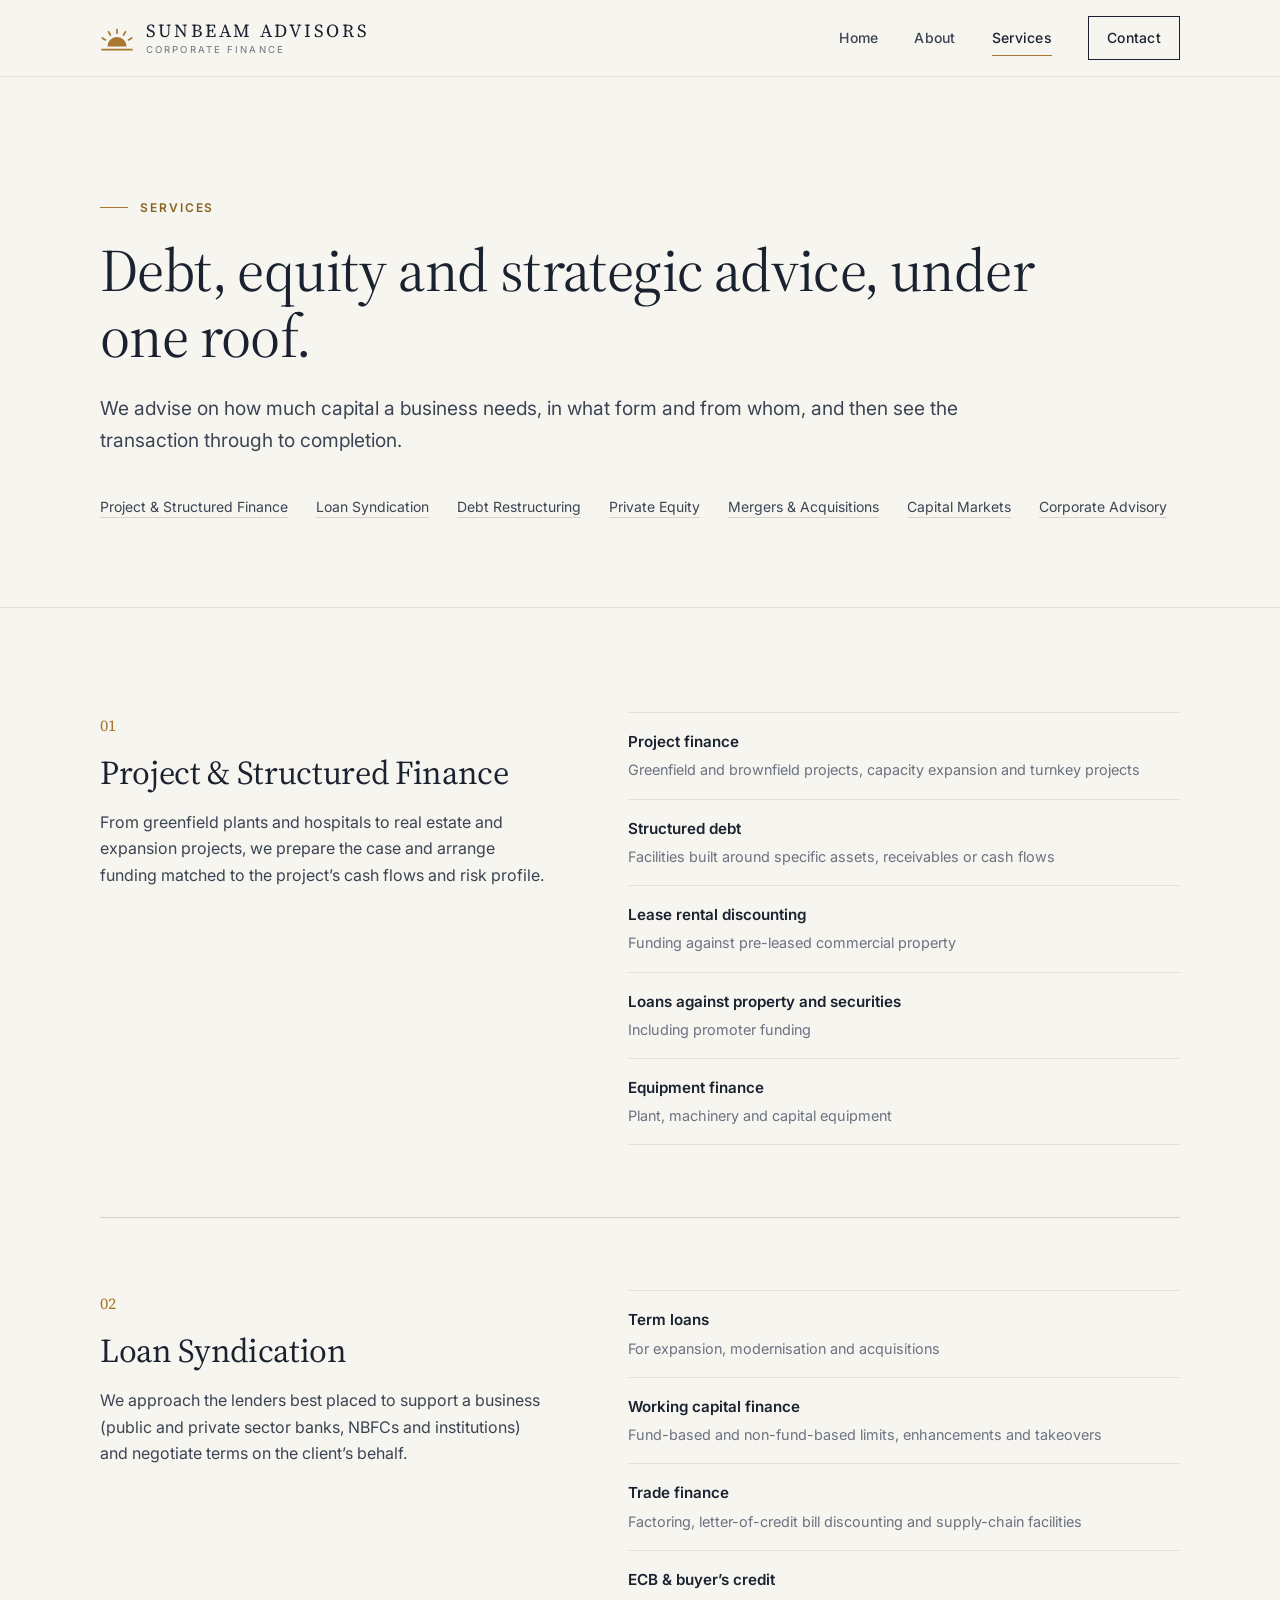
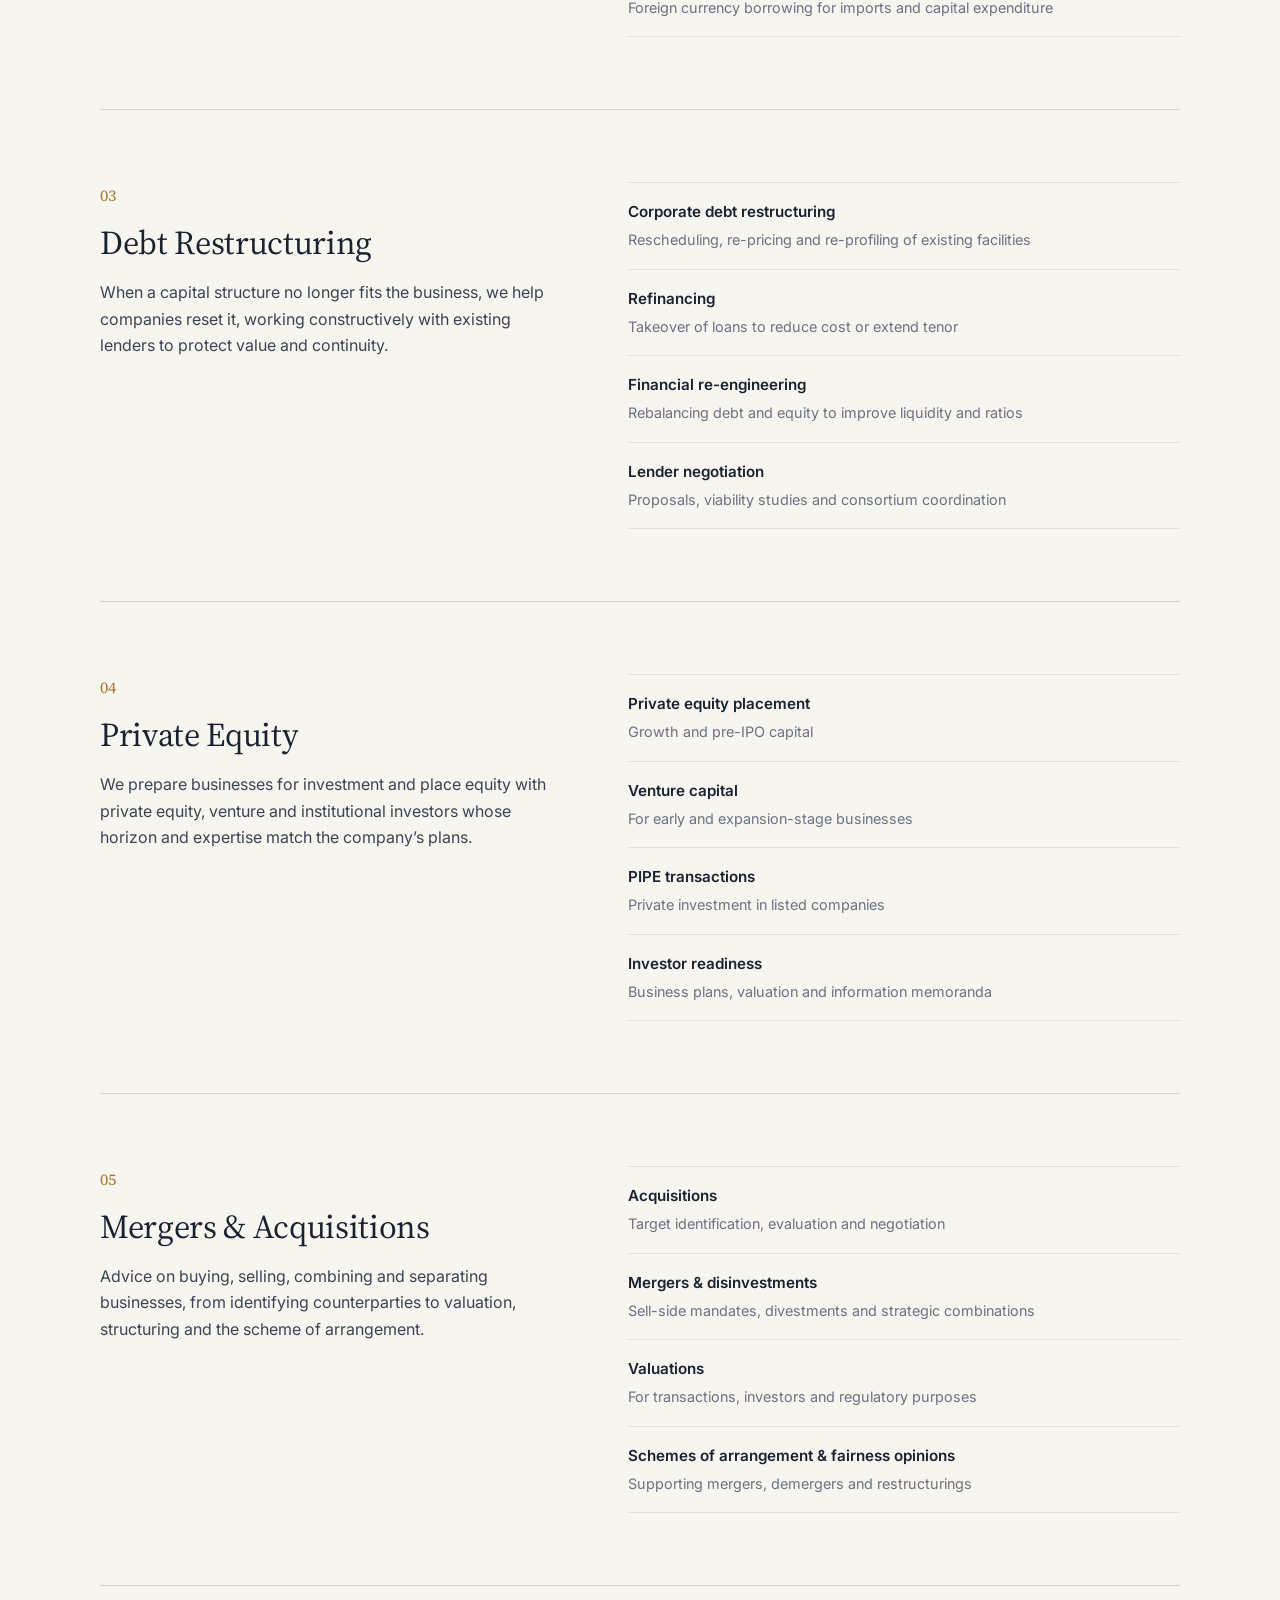
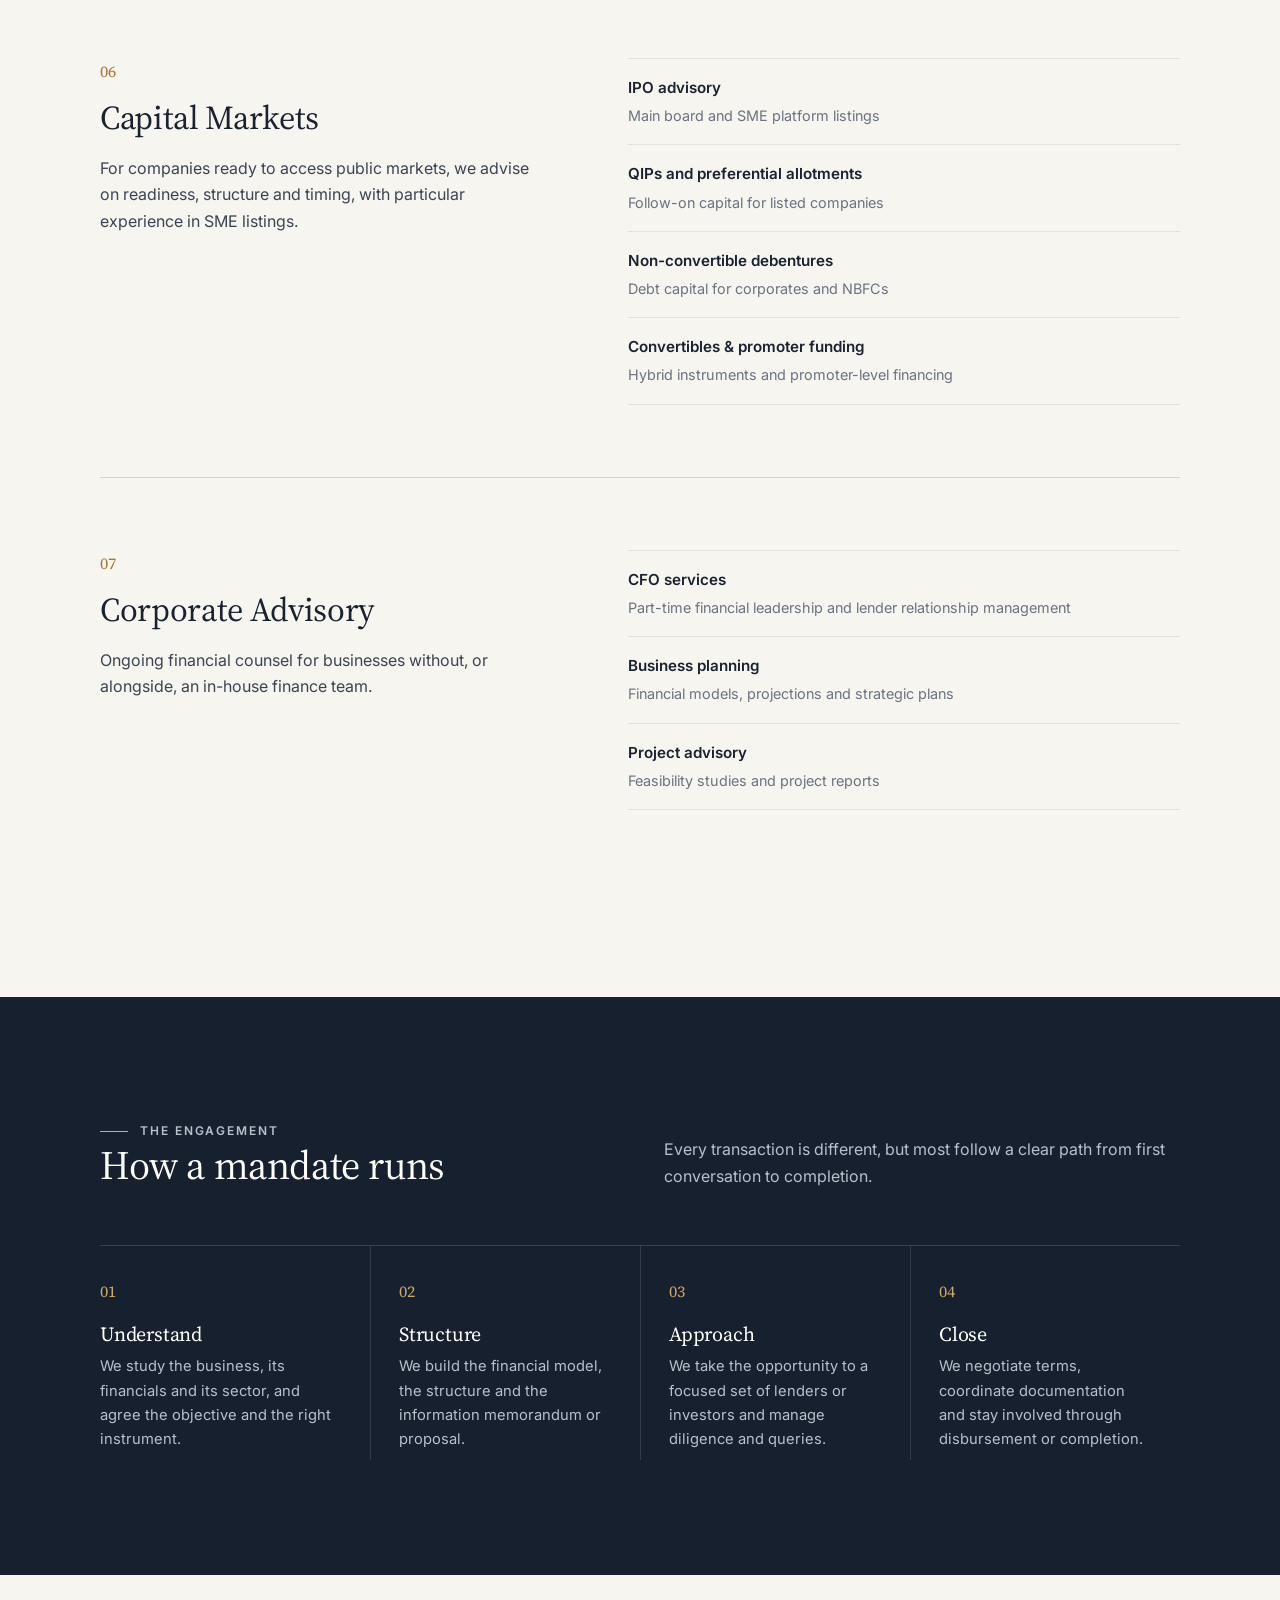
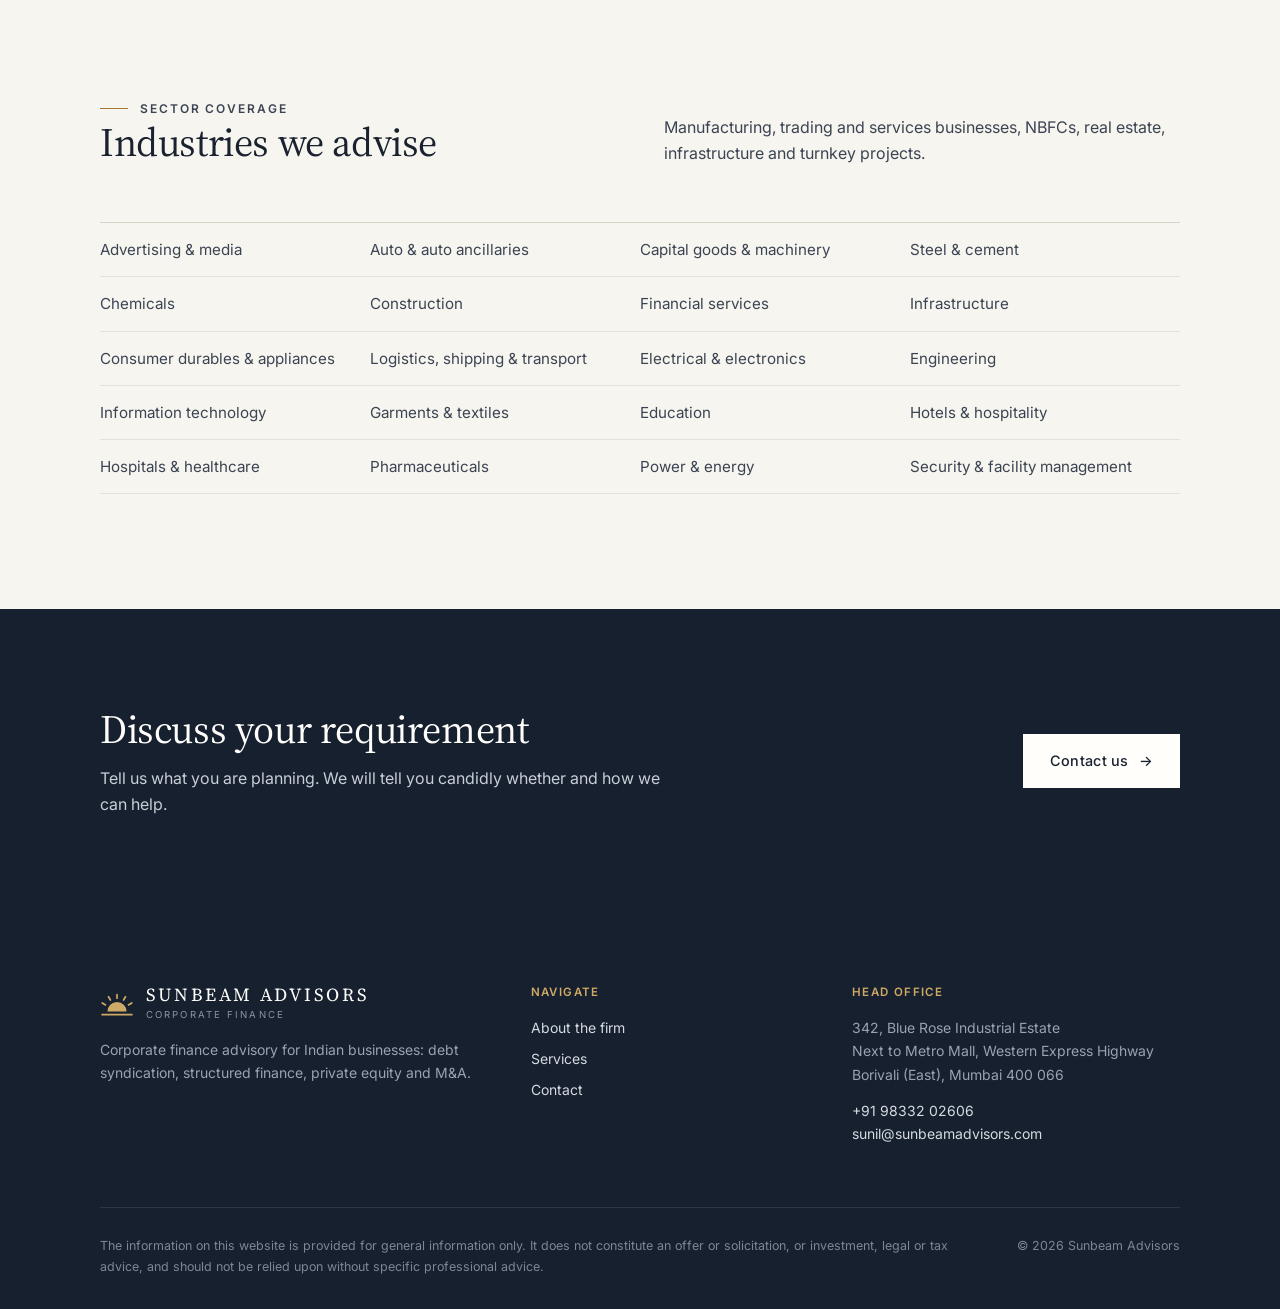
<file: services.html>
<!doctype html>
<html lang="en">
<head>
  <meta charset="utf-8">
  <meta name="viewport" content="width=device-width, initial-scale=1">
  <title>Services | Sunbeam Advisors</title>
  <meta name="description" content="Project and structured finance, loan syndication, debt restructuring, private equity, mergers &amp; acquisitions, capital markets and corporate advisory.">
  <meta property="og:title" content="Services | Sunbeam Advisors">
  <meta property="og:description" content="Project and structured finance, loan syndication, debt restructuring, private equity, mergers &amp; acquisitions, capital markets and corporate advisory.">
  <meta property="og:type" content="website">
  <meta name="theme-color" content="#16202e">
  <link rel="icon" href="assets/img/mark.svg" type="image/svg+xml">
  <link rel="preconnect" href="https://fonts.googleapis.com">
  <link rel="preconnect" href="https://fonts.gstatic.com" crossorigin>
  <link href="https://fonts.googleapis.com/css2?family=Inter:wght@400;500;600&family=Source+Serif+4:ital,opsz,wght@0,8..60,400;0,8..60,500;1,8..60,400&display=swap" rel="stylesheet">
  <link rel="stylesheet" href="assets/css/styles.css">
</head>
<body>
  <a class="skip" href="#main">Skip to content</a>

  <header class="site-header">
    <div class="wrap">
      <a class="brand" href="index.html" aria-label="Sunbeam Advisors, home">
        <svg viewBox="0 0 32 32" aria-hidden="true"><path d="M7 24a9 9 0 0 1 18 0z" fill="#A8782F"/><g stroke="#A8782F" stroke-width="1.6" stroke-linecap="round"><line x1="26.8" y1="17.8" x2="29.9" y2="16"/><line x1="22.2" y1="13.2" x2="24" y2="10.1"/><line x1="16" y1="11.5" x2="16" y2="8"/><line x1="9.8" y1="13.2" x2="8" y2="10.1"/><line x1="5.2" y1="17.8" x2="2.1" y2="16"/><line x1="2" y1="27" x2="30" y2="27"/></g></svg>
        <span class="brand-name">Sunbeam Advisors<small>Corporate Finance</small></span>
      </a>
      <button class="nav-toggle" aria-expanded="false" aria-controls="site-nav" aria-label="Menu"><span></span><span></span><span></span></button>
      <nav class="nav" id="site-nav" aria-label="Primary">
        <a href="index.html">Home</a>
        <a href="about.html">About</a>
        <a href="services.html" aria-current="page">Services</a>
        <a class="nav-cta" href="contact.html">Contact</a>
      </nav>
    </div>
  </header>

  <main id="main">
    <section class="page-hero">
      <div class="wrap">
        <p class="eyebrow">Services</p>
        <h1>Debt, equity and strategic advice, under one roof.</h1>
        <p class="lede">We advise on how much capital a business needs, in what form and from whom, and then see the transaction through to completion.</p>
        <ul class="service-index" aria-label="Jump to a service">
          <li><a href="#project-finance">Project &amp; Structured Finance</a></li>
          <li><a href="#syndication">Loan Syndication</a></li>
          <li><a href="#restructuring">Debt Restructuring</a></li>
          <li><a href="#private-equity">Private Equity</a></li>
          <li><a href="#mergers-acquisitions">Mergers &amp; Acquisitions</a></li>
          <li><a href="#capital-markets">Capital Markets</a></li>
          <li><a href="#corporate-advisory">Corporate Advisory</a></li>
        </ul>
      </div>
    </section>

    <section class="section" style="padding-top:clamp(16px,3vw,32px)">
      <div class="wrap">

        <article class="service" id="project-finance">
          <div>
            <p class="num">01</p>
            <h2>Project &amp; Structured Finance</h2>
            <p class="summary">From greenfield plants and hospitals to real estate and expansion projects, we prepare the case and arrange funding matched to the project&rsquo;s cash flows and risk profile.</p>
          </div>
          <ul class="service-list">
            <li><strong>Project finance</strong><span>Greenfield and brownfield projects, capacity expansion and turnkey projects</span></li>
            <li><strong>Structured debt</strong><span>Facilities built around specific assets, receivables or cash flows</span></li>
            <li><strong>Lease rental discounting</strong><span>Funding against pre-leased commercial property</span></li>
            <li><strong>Loans against property and securities</strong><span>Including promoter funding</span></li>
            <li><strong>Equipment finance</strong><span>Plant, machinery and capital equipment</span></li>
          </ul>
        </article>

        <article class="service" id="syndication">
          <div>
            <p class="num">02</p>
            <h2>Loan Syndication</h2>
            <p class="summary">We approach the lenders best placed to support a business (public and private sector banks, NBFCs and institutions) and negotiate terms on the client&rsquo;s behalf.</p>
          </div>
          <ul class="service-list">
            <li><strong>Term loans</strong><span>For expansion, modernisation and acquisitions</span></li>
            <li><strong>Working capital finance</strong><span>Fund-based and non-fund-based limits, enhancements and takeovers</span></li>
            <li><strong>Trade finance</strong><span>Factoring, letter-of-credit bill discounting and supply-chain facilities</span></li>
            <li><strong>ECB &amp; buyer&rsquo;s credit</strong><span>Foreign currency borrowing for imports and capital expenditure</span></li>
          </ul>
        </article>

        <article class="service" id="restructuring">
          <div>
            <p class="num">03</p>
            <h2>Debt Restructuring</h2>
            <p class="summary">When a capital structure no longer fits the business, we help companies reset it, working constructively with existing lenders to protect value and continuity.</p>
          </div>
          <ul class="service-list">
            <li><strong>Corporate debt restructuring</strong><span>Rescheduling, re-pricing and re-profiling of existing facilities</span></li>
            <li><strong>Refinancing</strong><span>Takeover of loans to reduce cost or extend tenor</span></li>
            <li><strong>Financial re-engineering</strong><span>Rebalancing debt and equity to improve liquidity and ratios</span></li>
            <li><strong>Lender negotiation</strong><span>Proposals, viability studies and consortium coordination</span></li>
          </ul>
        </article>

        <article class="service" id="private-equity">
          <div>
            <p class="num">04</p>
            <h2>Private Equity</h2>
            <p class="summary">We prepare businesses for investment and place equity with private equity, venture and institutional investors whose horizon and expertise match the company&rsquo;s plans.</p>
          </div>
          <ul class="service-list">
            <li><strong>Private equity placement</strong><span>Growth and pre-IPO capital</span></li>
            <li><strong>Venture capital</strong><span>For early and expansion-stage businesses</span></li>
            <li><strong>PIPE transactions</strong><span>Private investment in listed companies</span></li>
            <li><strong>Investor readiness</strong><span>Business plans, valuation and information memoranda</span></li>
          </ul>
        </article>

        <article class="service" id="mergers-acquisitions">
          <div>
            <p class="num">05</p>
            <h2>Mergers &amp; Acquisitions</h2>
            <p class="summary">Advice on buying, selling, combining and separating businesses, from identifying counterparties to valuation, structuring and the scheme of arrangement.</p>
          </div>
          <ul class="service-list">
            <li><strong>Acquisitions</strong><span>Target identification, evaluation and negotiation</span></li>
            <li><strong>Mergers &amp; disinvestments</strong><span>Sell-side mandates, divestments and strategic combinations</span></li>
            <li><strong>Valuations</strong><span>For transactions, investors and regulatory purposes</span></li>
            <li><strong>Schemes of arrangement &amp; fairness opinions</strong><span>Supporting mergers, demergers and restructurings</span></li>
          </ul>
        </article>

        <article class="service" id="capital-markets">
          <div>
            <p class="num">06</p>
            <h2>Capital Markets</h2>
            <p class="summary">For companies ready to access public markets, we advise on readiness, structure and timing, with particular experience in SME listings.</p>
          </div>
          <ul class="service-list">
            <li><strong>IPO advisory</strong><span>Main board and SME platform listings</span></li>
            <li><strong>QIPs and preferential allotments</strong><span>Follow-on capital for listed companies</span></li>
            <li><strong>Non-convertible debentures</strong><span>Debt capital for corporates and NBFCs</span></li>
            <li><strong>Convertibles &amp; promoter funding</strong><span>Hybrid instruments and promoter-level financing</span></li>
          </ul>
        </article>

        <article class="service" id="corporate-advisory">
          <div>
            <p class="num">07</p>
            <h2>Corporate Advisory</h2>
            <p class="summary">Ongoing financial counsel for businesses without, or alongside, an in-house finance team.</p>
          </div>
          <ul class="service-list">
            <li><strong>CFO services</strong><span>Part-time financial leadership and lender relationship management</span></li>
            <li><strong>Business planning</strong><span>Financial models, projections and strategic plans</span></li>
            <li><strong>Project advisory</strong><span>Feasibility studies and project reports</span></li>
          </ul>
        </article>

      </div>
    </section>

    <section class="section section-dark">
      <div class="wrap">
        <div class="section-head">
          <div>
            <p class="eyebrow">The engagement</p>
            <h2>How a mandate runs</h2>
          </div>
          <p>Every transaction is different, but most follow a clear path from first conversation to completion.</p>
        </div>
        <div class="steps">
          <div class="step"><h3>Understand</h3><p>We study the business, its financials and its sector, and agree the objective and the right instrument.</p></div>
          <div class="step"><h3>Structure</h3><p>We build the financial model, the structure and the information memorandum or proposal.</p></div>
          <div class="step"><h3>Approach</h3><p>We take the opportunity to a focused set of lenders or investors and manage diligence and queries.</p></div>
          <div class="step"><h3>Close</h3><p>We negotiate terms, coordinate documentation and stay involved through disbursement or completion.</p></div>
        </div>
      </div>
    </section>

    <section class="section">
      <div class="wrap">
        <div class="section-head">
          <div>
            <p class="eyebrow">Sector coverage</p>
            <h2>Industries we advise</h2>
          </div>
          <p>Manufacturing, trading and services businesses, NBFCs, real estate, infrastructure and turnkey projects.</p>
        </div>
        <ul class="sectors">
          <li>Advertising &amp; media</li>
          <li>Auto &amp; auto ancillaries</li>
          <li>Capital goods &amp; machinery</li>
          <li>Steel &amp; cement</li>
          <li>Chemicals</li>
          <li>Construction</li>
          <li>Financial services</li>
          <li>Infrastructure</li>
          <li>Consumer durables &amp; appliances</li>
          <li>Logistics, shipping &amp; transport</li>
          <li>Electrical &amp; electronics</li>
          <li>Engineering</li>
          <li>Information technology</li>
          <li>Garments &amp; textiles</li>
          <li>Education</li>
          <li>Hotels &amp; hospitality</li>
          <li>Hospitals &amp; healthcare</li>
          <li>Pharmaceuticals</li>
          <li>Power &amp; energy</li>
          <li>Security &amp; facility management</li>
        </ul>
      </div>
    </section>

    <section class="cta-band">
      <div class="wrap">
        <div>
          <h2>Discuss your requirement</h2>
          <p>Tell us what you are planning. We will tell you candidly whether and how we can help.</p>
        </div>
        <div class="actions">
          <a class="btn btn-light" href="contact.html">Contact us <span class="arrow" aria-hidden="true">&rarr;</span></a>
        </div>
      </div>
    </section>
  </main>

  <footer class="site-footer">
    <div class="wrap">
      <div class="footer-grid">
        <div>
          <a class="brand" href="index.html" aria-label="Sunbeam Advisors, home">
            <svg viewBox="0 0 32 32" aria-hidden="true"><path d="M7 24a9 9 0 0 1 18 0z" fill="#CFA966"/><g stroke="#CFA966" stroke-width="1.6" stroke-linecap="round"><line x1="26.8" y1="17.8" x2="29.9" y2="16"/><line x1="22.2" y1="13.2" x2="24" y2="10.1"/><line x1="16" y1="11.5" x2="16" y2="8"/><line x1="9.8" y1="13.2" x2="8" y2="10.1"/><line x1="5.2" y1="17.8" x2="2.1" y2="16"/><line x1="2" y1="27" x2="30" y2="27"/></g></svg>
            <span class="brand-name">Sunbeam Advisors<small>Corporate Finance</small></span>
          </a>
          <p>Corporate finance advisory for Indian businesses: debt syndication, structured finance, private equity and M&amp;A.</p>
        </div>
        <div>
          <h4>Navigate</h4>
          <ul>
            <li><a href="about.html">About the firm</a></li>
            <li><a href="services.html">Services</a></li>
            <li><a href="contact.html">Contact</a></li>
          </ul>
        </div>
        <div>
          <h4>Head office</h4>
          <address>342, Blue Rose Industrial Estate<br>Next to Metro Mall, Western Express Highway<br>Borivali (East), Mumbai 400 066</address>
          <p style="margin-top:12px"><a href="tel:+919833202606">+91 98332 02606</a><br><a href="mailto:sunil@sunbeamadvisors.com">sunil@sunbeamadvisors.com</a></p>
        </div>
      </div>
      <div class="footer-legal">
        <p>The information on this website is provided for general information only. It does not constitute an offer or solicitation, or investment, legal or tax advice, and should not be relied upon without specific professional advice.</p>
        <p>&copy; <span id="year">2026</span> Sunbeam Advisors</p>
      </div>
    </div>
  </footer>

  <script src="assets/js/main.js"></script>
</body>
</html>
</file>
<file: assets/css/styles.css>
/* Sunbeam Advisors — site styles */

:root {
  --paper: #f7f5f0;
  --paper-2: #efebe3;
  --white: #fffefb;
  --ink: #1a2230;
  --ink-2: #3b4452;
  --muted: #6b7280;
  --rule: #d9d3c7;
  --rule-soft: #e6e1d7;
  --accent: #a8782f;
  --accent-dark: #8a6224;
  --navy: #16202e;
  --navy-2: #1f2b3c;

  --serif: "Source Serif 4", "Iowan Old Style", Georgia, "Times New Roman", serif;
  --sans: "Inter", -apple-system, BlinkMacSystemFont, "Segoe UI", Roboto, Helvetica, Arial, sans-serif;

  --wrap: 1160px;
  --gutter: clamp(20px, 4vw, 40px);
  --section: clamp(64px, 9vw, 120px);
}

*, *::before, *::after { box-sizing: border-box; }

html { -webkit-text-size-adjust: 100%; scroll-behavior: smooth; }

body {
  margin: 0;
  background: var(--paper);
  color: var(--ink);
  font-family: var(--sans);
  font-size: 16px;
  line-height: 1.65;
  -webkit-font-smoothing: antialiased;
  text-rendering: optimizeLegibility;
}

img, svg { display: block; max-width: 100%; }

a { color: inherit; text-decoration-color: var(--accent); text-underline-offset: 3px; }
a:hover { color: var(--accent-dark); }

:focus-visible { outline: 2px solid var(--accent); outline-offset: 3px; }

h1, h2, h3, h4 {
  font-family: var(--serif);
  font-weight: 400;
  line-height: 1.2;
  letter-spacing: -0.01em;
  margin: 0 0 0.5em;
  color: var(--ink);
}
h1 { font-size: clamp(2.25rem, 5vw, 3.75rem); line-height: 1.1; }
h2 { font-size: clamp(1.75rem, 3.2vw, 2.5rem); }
h3 { font-size: clamp(1.25rem, 2vw, 1.5rem); }
h4 { font-family: var(--sans); font-size: 0.8rem; font-weight: 600; letter-spacing: 0.12em; text-transform: uppercase; }

p { margin: 0 0 1em; }

.wrap { max-width: var(--wrap); margin: 0 auto; padding: 0 var(--gutter); }

.skip {
  position: absolute; left: -9999px; top: 0;
  background: var(--ink); color: var(--white); padding: 10px 16px; z-index: 100;
}
.skip:focus { left: 16px; top: 16px; }

/* Eyebrow / labels */
.eyebrow {
  display: inline-flex; align-items: center; gap: 12px;
  font-size: 0.75rem; font-weight: 600; letter-spacing: 0.16em; text-transform: uppercase;
  color: var(--accent-dark);
  margin: 0 0 20px;
}
.eyebrow::before { content: ""; width: 28px; height: 1px; background: var(--accent); }

.lede { font-size: clamp(1.05rem, 1.6vw, 1.2rem); color: var(--ink-2); max-width: 46em; }

/* ---------- Header ---------- */
.site-header {
  position: sticky; top: 0; z-index: 50;
  background: rgba(247, 245, 240, 0.94);
  backdrop-filter: saturate(140%) blur(8px);
  -webkit-backdrop-filter: saturate(140%) blur(8px);
  border-bottom: 1px solid var(--rule-soft);
}
.site-header .wrap { display: flex; align-items: center; justify-content: space-between; height: 76px; }

.brand { display: inline-flex; align-items: center; gap: 12px; text-decoration: none; color: var(--ink); }
.brand svg { width: 34px; height: 34px; flex: none; }
.brand-name { font-family: var(--serif); font-size: 1.15rem; letter-spacing: 0.14em; text-transform: uppercase; line-height: 1; }
.brand-name small { display: block; font-family: var(--sans); font-size: 0.6rem; letter-spacing: 0.22em; color: var(--muted); margin-top: 5px; }
.brand:hover { color: var(--ink); }

.nav { display: flex; align-items: center; gap: 36px; }
.nav a {
  font-size: 0.875rem; font-weight: 500; letter-spacing: 0.02em;
  text-decoration: none; color: var(--ink-2);
  padding: 6px 0; border-bottom: 1px solid transparent;
}
.nav a:hover { color: var(--ink); border-bottom-color: var(--rule); }
.nav a[aria-current="page"] { color: var(--ink); border-bottom-color: var(--accent); }
.nav .nav-cta {
  border: 1px solid var(--ink); padding: 9px 18px; color: var(--ink);
}
.nav .nav-cta:hover, .nav .nav-cta[aria-current="page"] { background: var(--ink); color: var(--white); border-color: var(--ink); }

.nav-toggle {
  display: none;
  background: none; border: 0; padding: 10px; margin-right: -10px; cursor: pointer; color: var(--ink);
}
.nav-toggle span { display: block; width: 22px; height: 1.5px; background: currentColor; margin: 5px 0; transition: transform .2s ease, opacity .2s ease; }
.nav-toggle[aria-expanded="true"] span:nth-child(1) { transform: translateY(6.5px) rotate(45deg); }
.nav-toggle[aria-expanded="true"] span:nth-child(2) { opacity: 0; }
.nav-toggle[aria-expanded="true"] span:nth-child(3) { transform: translateY(-6.5px) rotate(-45deg); }

@media (max-width: 820px) {
  .nav-toggle { display: block; }
  .nav {
    position: absolute; top: 76px; left: 0; right: 0;
    flex-direction: column; align-items: stretch; gap: 0;
    background: var(--paper); border-bottom: 1px solid var(--rule);
    padding: 8px var(--gutter) 24px;
    display: none;
  }
  .nav.is-open { display: flex; }
  .nav a { padding: 14px 0; border-bottom: 1px solid var(--rule-soft); font-size: 1rem; }
  .nav a[aria-current="page"] { border-bottom-color: var(--rule-soft); color: var(--accent-dark); }
  .nav .nav-cta { margin-top: 18px; text-align: center; border: 1px solid var(--ink); }
}

/* ---------- Buttons ---------- */
.btn {
  display: inline-flex; align-items: center; justify-content: center; gap: 10px;
  font-family: var(--sans); font-size: 0.9rem; font-weight: 500; letter-spacing: 0.02em;
  padding: 14px 26px; text-decoration: none; cursor: pointer;
  border: 1px solid var(--ink); background: var(--ink); color: var(--white);
  transition: background .2s ease, color .2s ease, border-color .2s ease;
}
.btn:hover { background: var(--navy-2); color: var(--white); }
.btn-ghost { background: transparent; color: var(--ink); }
.btn-ghost:hover { background: var(--ink); color: var(--white); }
.btn-light { background: var(--white); color: var(--ink); border-color: var(--white); }
.btn-light:hover { background: transparent; color: var(--white); }
.btn .arrow { transition: transform .2s ease; }
.btn:hover .arrow { transform: translateX(3px); }

.link-arrow {
  display: inline-flex; align-items: center; gap: 8px;
  font-size: 0.875rem; font-weight: 500; text-decoration: none; color: var(--ink);
  border-bottom: 1px solid var(--accent); padding-bottom: 2px;
}
.link-arrow:hover { color: var(--accent-dark); }

/* ---------- Sections ---------- */
.section { padding: var(--section) 0; }
.section-alt { background: var(--white); border-top: 1px solid var(--rule-soft); border-bottom: 1px solid var(--rule-soft); }
.section-dark { background: var(--navy); color: #d6dae1; }
.section-dark h2, .section-dark h3 { color: var(--white); }
.section-dark .eyebrow { color: #cfa966; }
.section-dark .eyebrow::before { background: #cfa966; }

.section-head { display: grid; grid-template-columns: 1fr 1fr; gap: 48px; align-items: end; margin-bottom: 56px; }
.section-head h2 { margin: 0; max-width: 16em; }
.section-head p { margin: 0; color: var(--ink-2); }
@media (max-width: 820px) { .section-head { grid-template-columns: 1fr; gap: 20px; margin-bottom: 40px; } }

/* ---------- Hero ---------- */
.hero { padding: clamp(72px, 11vw, 148px) 0 clamp(56px, 8vw, 96px); position: relative; overflow: hidden; }
.hero .wrap { position: relative; }
.hero h1 { max-width: 15em; margin-bottom: 28px; }
.hero h1 em { font-style: italic; color: var(--accent-dark); }
.hero .lede { margin-bottom: 40px; max-width: 38em; }
.hero-actions { display: flex; flex-wrap: wrap; gap: 14px; }
.hero-mark {
  position: absolute; right: calc(var(--gutter) * -1); top: 50%; transform: translateY(-50%);
  width: min(38vw, 460px); opacity: 0.06; pointer-events: none;
}
@media (max-width: 820px) { .hero-mark { display: none; } }

.page-hero { padding: clamp(64px, 9vw, 112px) 0 clamp(40px, 6vw, 72px); border-bottom: 1px solid var(--rule-soft); }
.page-hero h1 { max-width: 16em; margin-bottom: 24px; }

/* ---------- Facts strip ---------- */
.facts { border-top: 1px solid var(--rule); border-bottom: 1px solid var(--rule); }
.facts .wrap { display: grid; grid-template-columns: repeat(4, 1fr); }
.fact { padding: 32px 28px 30px 0; }
.fact + .fact { padding-left: 28px; border-left: 1px solid var(--rule); }
.fact strong { display: block; font-family: var(--serif); font-weight: 400; font-size: clamp(1.5rem, 2.4vw, 2rem); line-height: 1.15; color: var(--ink); margin-bottom: 6px; }
.fact span { font-size: 0.85rem; color: var(--muted); line-height: 1.5; display: block; }
@media (max-width: 900px) {
  .facts .wrap { grid-template-columns: 1fr 1fr; }
  .fact:nth-child(3) { padding-left: 0; border-left: 0; }
  .fact:nth-child(n+3) { border-top: 1px solid var(--rule); }
}
@media (max-width: 480px) {
  .facts .wrap { grid-template-columns: 1fr; }
  .fact, .fact + .fact { padding: 24px 0; border-left: 0; }
  .fact + .fact { border-top: 1px solid var(--rule); }
}

/* ---------- Practice grid ---------- */
.practice-grid { display: grid; grid-template-columns: repeat(3, 1fr); border-top: 1px solid var(--rule); border-left: 1px solid var(--rule); }
.practice {
  padding: 36px 32px 40px; border-right: 1px solid var(--rule); border-bottom: 1px solid var(--rule);
  text-decoration: none; color: inherit; display: flex; flex-direction: column;
  transition: background .2s ease;
}
a.practice:hover { background: var(--white); color: inherit; }
.practice .num { font-family: var(--serif); font-size: 0.95rem; color: var(--accent); margin-bottom: 28px; }
.practice h3 { margin-bottom: 12px; }
.practice p { color: var(--ink-2); font-size: 0.95rem; margin-bottom: 24px; }
.practice .more { margin-top: auto; font-size: 0.8rem; font-weight: 600; letter-spacing: 0.1em; text-transform: uppercase; color: var(--muted); }
a.practice:hover .more { color: var(--accent-dark); }
.practice-note { background: var(--paper-2); }
.practice-note p { font-size: 0.95rem; }
@media (max-width: 960px) { .practice-grid { grid-template-columns: 1fr 1fr; } }
@media (max-width: 600px) { .practice-grid { grid-template-columns: 1fr; } .practice { padding: 28px 24px 32px; } }

/* ---------- Approach / columns ---------- */
.cols-3 { display: grid; grid-template-columns: repeat(3, 1fr); gap: 48px; }
.col h3 { margin-bottom: 12px; }
.col p { color: var(--ink-2); margin: 0; }
.col .rule { width: 32px; height: 1px; background: var(--accent); margin-bottom: 24px; }
.section-dark .col p, .section-dark .section-head p { color: #b9c0cb; }
@media (max-width: 820px) { .cols-3 { grid-template-columns: 1fr; gap: 36px; } }

/* ---------- Founder ---------- */
.founder { display: grid; grid-template-columns: 340px 1fr; gap: clamp(40px, 6vw, 88px); align-items: start; }
.portrait {
  aspect-ratio: 4 / 5; background: var(--navy); position: relative;
  display: flex; align-items: flex-end; padding: 28px; color: var(--white);
  overflow: hidden;
}
.portrait img { position: absolute; inset: 0; width: 100%; height: 100%; object-fit: cover; }
.portrait .monogram {
  position: absolute; top: 50%; left: 50%; transform: translate(-50%, -58%);
  font-family: var(--serif); font-size: 6.5rem; letter-spacing: 0.04em; color: rgba(255,255,255,0.12); line-height: 1;
}
.portrait .cap { position: relative; font-size: 0.75rem; letter-spacing: 0.16em; text-transform: uppercase; color: #cfa966; }
.portrait::after { content: ""; position: absolute; left: 28px; right: 28px; bottom: 64px; height: 1px; background: rgba(255,255,255,0.15); }
.founder-name { margin-bottom: 4px; }
.founder-role { font-size: 0.95rem; color: var(--muted); margin-bottom: 28px; }
.credentials { display: flex; flex-wrap: wrap; gap: 8px; margin: 0 0 28px; padding: 0; list-style: none; }
.credentials li { font-size: 0.8rem; font-weight: 500; border: 1px solid var(--rule); padding: 6px 12px; background: var(--white); color: var(--ink-2); }
@media (max-width: 860px) { .founder { grid-template-columns: 1fr; } .portrait { max-width: 340px; } }

.career { list-style: none; margin: 0; padding: 0; border-top: 1px solid var(--rule); }
.career li { display: grid; grid-template-columns: 1fr auto; gap: 16px; padding: 16px 0; border-bottom: 1px solid var(--rule-soft); }
.career .firm { font-family: var(--serif); font-size: 1.1rem; }
.career .note { font-size: 0.85rem; color: var(--muted); text-align: right; }
@media (max-width: 520px) { .career li { grid-template-columns: 1fr; gap: 2px; } .career .note { text-align: left; } }

/* ---------- Mandates ---------- */
.mandates { list-style: none; margin: 0; padding: 0; display: grid; grid-template-columns: 1fr 1fr; column-gap: 56px; }
.mandates li { display: grid; grid-template-columns: 150px 1fr; gap: 20px; padding: 20px 0; border-top: 1px solid var(--rule); }
.mandates .tag { font-size: 0.72rem; font-weight: 600; letter-spacing: 0.12em; text-transform: uppercase; color: var(--accent-dark); padding-top: 4px; }
.mandates .desc { color: var(--ink); }
@media (max-width: 900px) { .mandates { grid-template-columns: 1fr; } }
@media (max-width: 520px) { .mandates li { grid-template-columns: 1fr; gap: 4px; } }

/* ---------- Sectors ---------- */
.sectors { display: flex; flex-wrap: wrap; gap: 0; list-style: none; margin: 0; padding: 0; border-top: 1px solid var(--rule); }
.sectors li { flex: 1 1 25%; min-width: 220px; padding: 14px 0; border-bottom: 1px solid var(--rule-soft); font-size: 0.95rem; color: var(--ink-2); padding-right: 16px; }
@media (max-width: 520px) { .sectors li { flex-basis: 100%; } }

/* ---------- CTA band ---------- */
.cta-band { background: var(--navy); color: #c9ced7; padding: clamp(56px, 8vw, 96px) 0; }
.cta-band .wrap { display: grid; grid-template-columns: 1.4fr 1fr; gap: 40px; align-items: center; }
.cta-band h2 { color: var(--white); margin-bottom: 12px; }
.cta-band p { margin: 0; max-width: 36em; }
.cta-band .actions { display: flex; justify-content: flex-end; gap: 14px; flex-wrap: wrap; }
@media (max-width: 820px) { .cta-band .wrap { grid-template-columns: 1fr; } .cta-band .actions { justify-content: flex-start; } }

/* ---------- Services page ---------- */
.service-index { display: flex; flex-wrap: wrap; gap: 8px 28px; margin-top: 36px; padding: 0; list-style: none; }
.service-index a { font-size: 0.875rem; text-decoration: none; color: var(--ink-2); border-bottom: 1px solid var(--rule); padding-bottom: 2px; }
.service-index a:hover { color: var(--ink); border-bottom-color: var(--accent); }

.service { display: grid; grid-template-columns: 0.9fr 1.1fr; gap: clamp(32px, 6vw, 88px); padding: clamp(48px, 6vw, 72px) 0; border-top: 1px solid var(--rule); scroll-margin-top: 96px; }
.service:first-child { border-top: 0; }
.service .num { font-family: var(--serif); color: var(--accent); margin-bottom: 14px; }
.service h2 { font-size: clamp(1.6rem, 2.6vw, 2.1rem); }
.service .summary { color: var(--ink-2); }
.service-list { list-style: none; margin: 0; padding: 0; }
.service-list li { padding: 16px 0; border-bottom: 1px solid var(--rule-soft); }
.service-list li:first-child { border-top: 1px solid var(--rule-soft); }
.service-list strong { display: block; font-weight: 600; font-size: 0.95rem; margin-bottom: 2px; }
.service-list span { font-size: 0.9rem; color: var(--muted); }
@media (max-width: 860px) { .service { grid-template-columns: 1fr; gap: 24px; } }

.steps { display: grid; grid-template-columns: repeat(4, 1fr); counter-reset: step; border-top: 1px solid rgba(255,255,255,0.15); }
.step { padding: 32px 28px 8px 0; counter-increment: step; }
.step + .step { padding-left: 28px; border-left: 1px solid rgba(255,255,255,0.12); }
.step::before { content: "0" counter(step); display: block; font-family: var(--serif); color: #cfa966; margin-bottom: 18px; }
.step h3 { font-size: 1.25rem; margin-bottom: 8px; }
.step p { font-size: 0.92rem; color: #b9c0cb; margin: 0; }
@media (max-width: 900px) {
  .steps { grid-template-columns: 1fr 1fr; }
  .step:nth-child(3) { padding-left: 0; border-left: 0; }
}
@media (max-width: 520px) {
  .steps { grid-template-columns: 1fr; }
  .step, .step + .step { padding: 28px 0 4px; border-left: 0; }
  .step + .step { border-top: 1px solid rgba(255,255,255,0.12); }
}

/* ---------- About page ---------- */
.split { display: grid; grid-template-columns: 1fr 1fr; gap: clamp(32px, 6vw, 88px); }
.split p { color: var(--ink-2); }
@media (max-width: 820px) { .split { grid-template-columns: 1fr; } }

.offices { display: grid; grid-template-columns: repeat(3, 1fr); border-top: 1px solid var(--rule); }
.office { padding: 28px 24px 8px 0; }
.office + .office { padding-left: 24px; border-left: 1px solid var(--rule); }
.office h3 { margin-bottom: 6px; }
.office p { font-size: 0.92rem; color: var(--muted); margin: 0; }
@media (max-width: 720px) {
  .offices { grid-template-columns: 1fr; }
  .office, .office + .office { padding: 22px 0; border-left: 0; }
  .office + .office { border-top: 1px solid var(--rule); }
}

.colleague { display: grid; grid-template-columns: 1fr 2fr; gap: 40px; padding-top: 32px; border-top: 1px solid var(--rule); }
.colleague h3 { margin-bottom: 4px; }
.colleague .role { font-size: 0.9rem; color: var(--muted); margin: 0; }
.colleague p { color: var(--ink-2); margin: 0; }
@media (max-width: 720px) { .colleague { grid-template-columns: 1fr; gap: 12px; } }

/* ---------- Contact page ---------- */
.contact-grid { display: grid; grid-template-columns: 1fr 1.25fr; gap: clamp(40px, 7vw, 104px); align-items: start; }
@media (max-width: 900px) { .contact-grid { grid-template-columns: 1fr; } }

.contact-block { padding: 24px 0; border-top: 1px solid var(--rule); }
.contact-block:last-child { border-bottom: 1px solid var(--rule); }
.contact-block h4 { color: var(--muted); margin-bottom: 10px; }
.contact-block p { margin: 0; }
.contact-block .big { font-family: var(--serif); font-size: 1.3rem; }
.contact-block a { text-decoration: none; border-bottom: 1px solid var(--rule); }
.contact-block a:hover { border-bottom-color: var(--accent); }
.contact-block address { font-style: normal; }

.form { background: var(--white); border: 1px solid var(--rule); padding: clamp(24px, 4vw, 44px); }
.form h2 { font-size: 1.6rem; }
.form > p { color: var(--muted); font-size: 0.92rem; margin-bottom: 28px; }
.form-row { display: grid; grid-template-columns: 1fr 1fr; gap: 20px; }
@media (max-width: 560px) { .form-row { grid-template-columns: 1fr; gap: 0; } }
.field { margin-bottom: 20px; }
.field label { display: block; font-size: 0.8rem; font-weight: 600; letter-spacing: 0.04em; color: var(--ink-2); margin-bottom: 8px; }
.field label .opt { font-weight: 400; color: var(--muted); }
.field input, .field select, .field textarea {
  width: 100%; font: inherit; font-size: 0.95rem; color: var(--ink);
  background: var(--paper); border: 1px solid var(--rule); border-radius: 0;
  padding: 12px 14px; -webkit-appearance: none; appearance: none;
  transition: border-color .15s ease, background .15s ease;
}
.field select {
  background-image: url("data:image/svg+xml,%3Csvg xmlns='http://www.w3.org/2000/svg' width='12' height='8' viewBox='0 0 12 8'%3E%3Cpath d='M1 1l5 5 5-5' fill='none' stroke='%236b7280' stroke-width='1.5'/%3E%3C/svg%3E");
  background-repeat: no-repeat; background-position: right 14px center; padding-right: 40px;
}
.field textarea { min-height: 140px; resize: vertical; }
.field input:focus, .field select:focus, .field textarea:focus { outline: none; border-color: var(--ink); background: var(--white); }
.form-foot { display: flex; flex-wrap: wrap; align-items: center; justify-content: space-between; gap: 16px; margin-top: 8px; }
.form-foot small { color: var(--muted); font-size: 0.8rem; max-width: 26em; }
.form-status { margin-top: 18px; font-size: 0.9rem; color: var(--accent-dark); min-height: 1.4em; }

/* ---------- Footer ---------- */
.site-footer { background: var(--navy); color: #9aa3b0; font-size: 0.875rem; padding: 72px 0 32px; }
.site-footer a { color: #d6dae1; text-decoration: none; }
.site-footer a:hover { color: var(--white); }
.footer-grid { display: grid; grid-template-columns: 1.4fr 1fr 1.2fr; gap: 48px; padding-bottom: 48px; border-bottom: 1px solid rgba(255,255,255,0.1); }
.site-footer .brand { color: var(--white); margin-bottom: 18px; }
.site-footer .brand-name small { color: #8b94a2; }
.site-footer h4 { color: #cfa966; font-size: 0.72rem; margin-bottom: 16px; }
.site-footer ul { list-style: none; margin: 0; padding: 0; }
.site-footer li { margin-bottom: 8px; }
.site-footer address { font-style: normal; line-height: 1.7; }
.footer-legal { padding-top: 28px; display: grid; grid-template-columns: 1fr auto; gap: 24px; font-size: 0.78rem; color: #7d8696; }
.footer-legal p { margin: 0; max-width: 72em; }
@media (max-width: 820px) {
  .footer-grid { grid-template-columns: 1fr; gap: 36px; }
  .footer-legal { grid-template-columns: 1fr; }
}

/* Utility */
.mt-0 { margin-top: 0; }
.mb-0 { margin-bottom: 0; }
.center { text-align: center; }
.visually-hidden { position: absolute !important; width: 1px; height: 1px; overflow: hidden; clip: rect(0 0 0 0); white-space: nowrap; }

/* Larger tap targets on touch screens */
@media (max-width: 820px) {
  .site-footer li { margin-bottom: 0; }
  .site-footer li a, .site-footer p a { display: inline-block; padding: 6px 0; }
  .service-index { gap: 4px 20px; }
  .service-index a { display: inline-block; padding: 8px 0 4px; }
  .link-arrow { padding: 8px 0 4px; }
}
</file>
